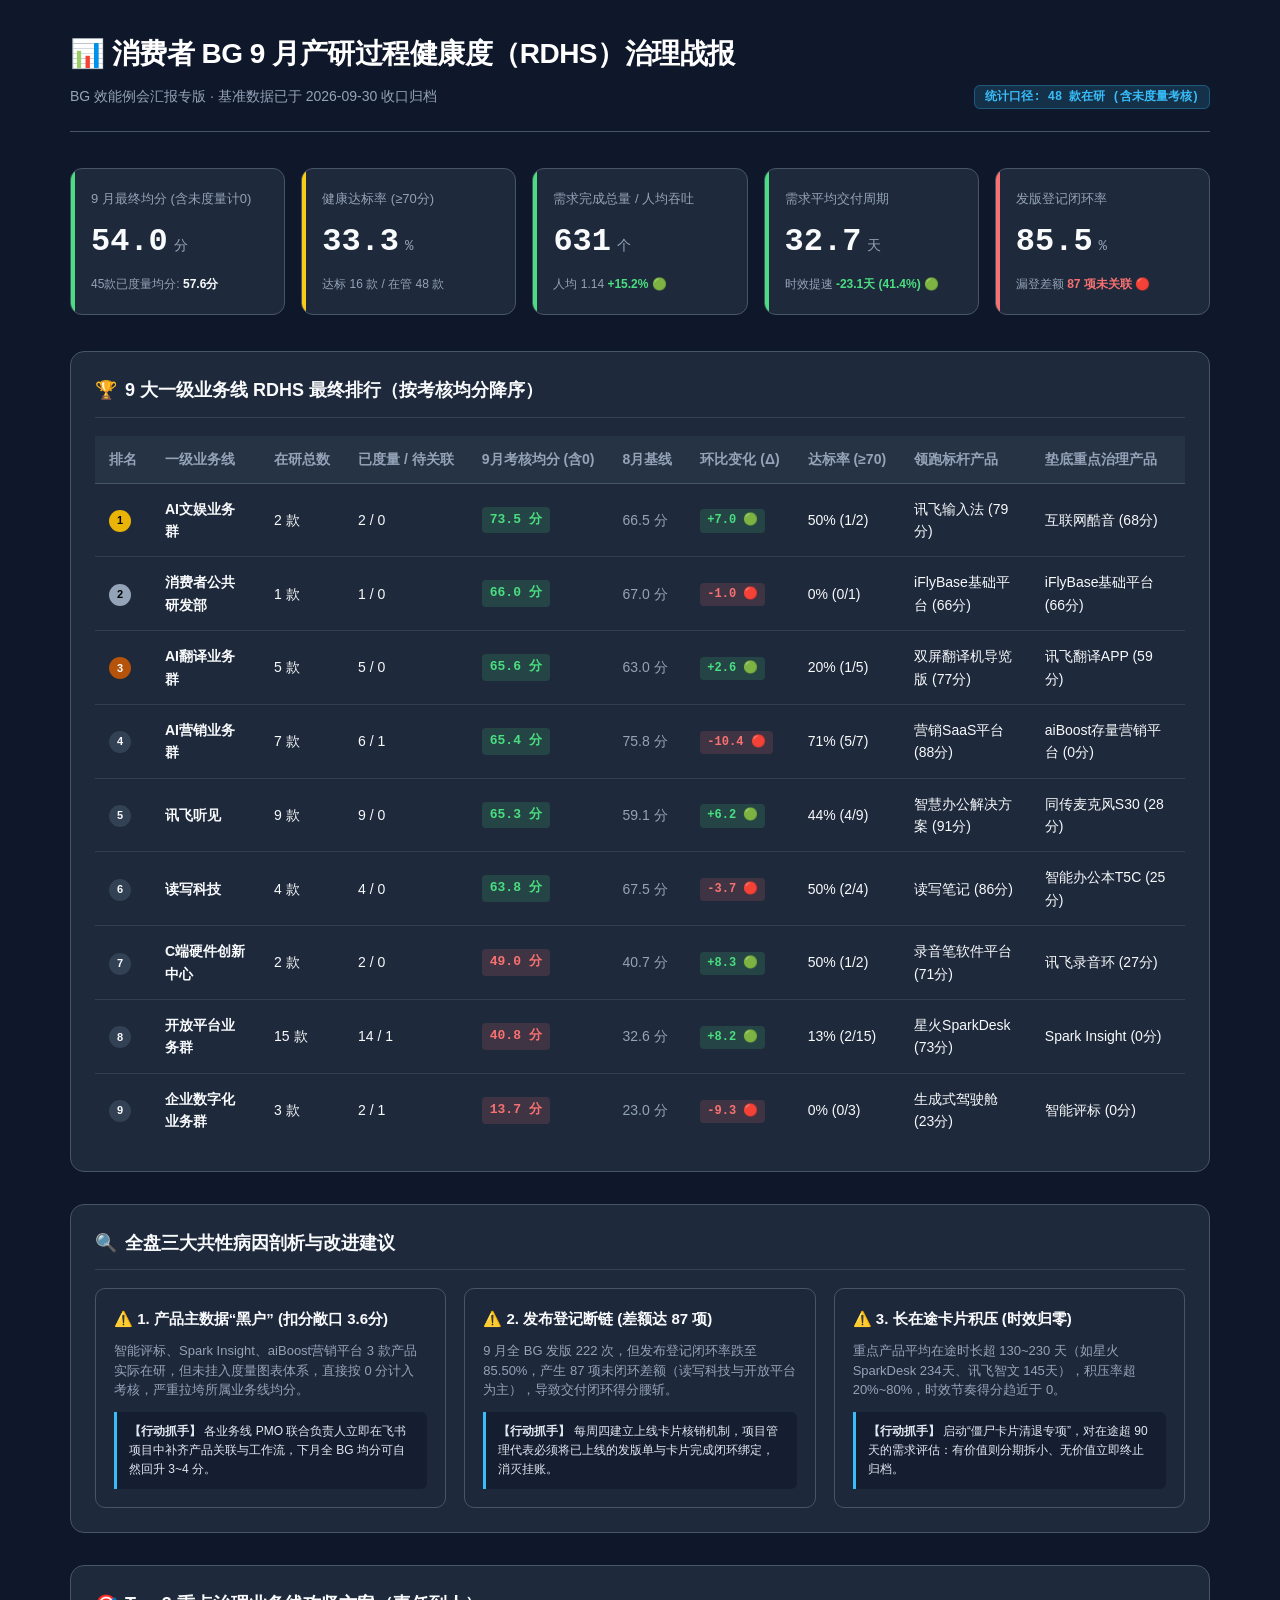
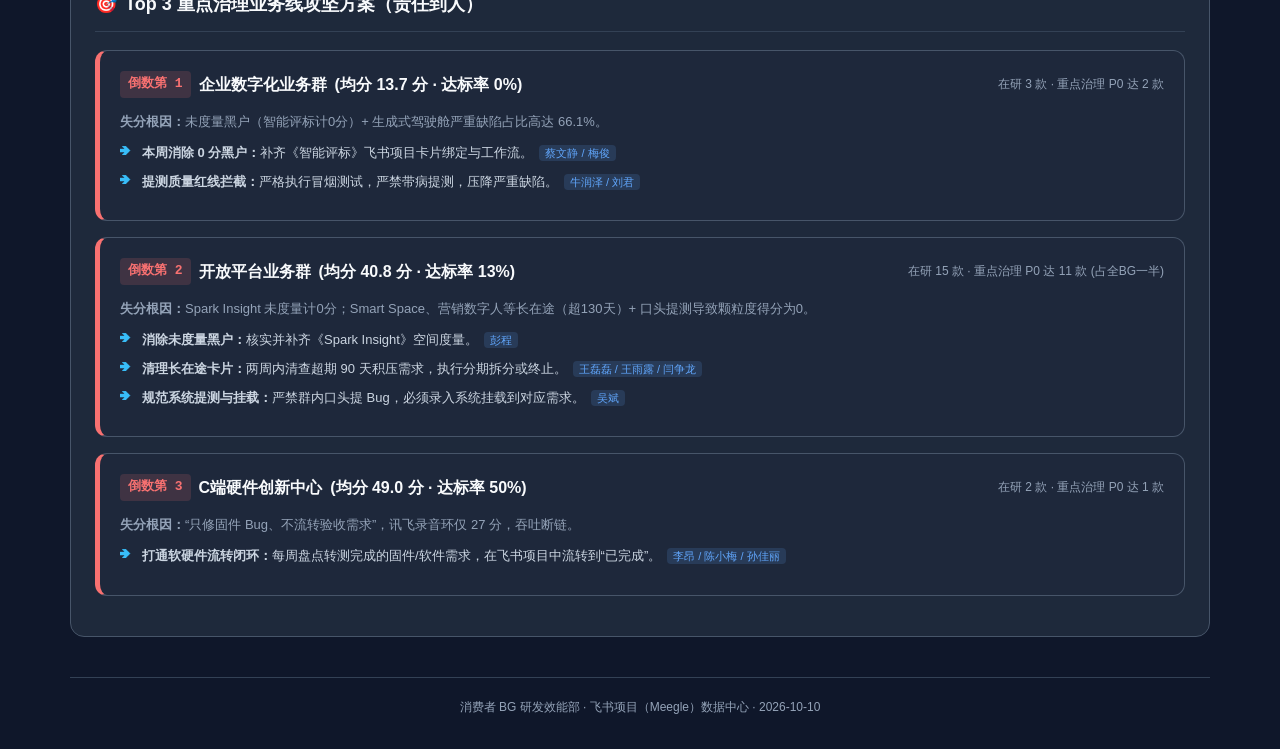
<file: 2026-09/index.html>
<!DOCTYPE html>
<html lang="zh-CN">
<head>
  <meta charset="UTF-8">
  <meta name="viewport" content="width=device-width, initial-scale=1.0">
  <title>消费者 BG 9 月产研过程健康度（RDHS）治理战报</title>
  <style>
    :root {
      --bg: #0f172a;
      --surface: #1e293b;
      --surface-card: #334155;
      --border: #475569;
      --text: #f8fafc;
      --text-muted: #94a3b8;
      --primary: #38bdf8;
      --green: #4ade80;
      --yellow: #facc15;
      --red: #f87171;
      --blue: #60a5fa;
    }
    * { box-sizing: border-box; margin: 0; padding: 0; }
    body {
      font-family: -apple-system, BlinkMacSystemFont, "PingFang SC", "Segoe UI", Roboto, "Helvetica Neue", Arial, sans-serif;
      background-color: var(--bg);
      color: var(--text);
      line-height: 1.6;
      padding: 32px 20px;
    }
    .container {
      max-width: 1140px;
      margin: 0 auto;
    }
    header {
      margin-bottom: 36px;
      border-bottom: 1px solid var(--border);
      padding-bottom: 24px;
      display: flex;
      justify-content: space-between;
      align-items: flex-end;
      flex-wrap: wrap;
      gap: 16px;
    }
    .header-main h1 {
      font-size: 28px;
      font-weight: 700;
      letter-spacing: -0.5px;
      color: #fff;
      display: flex;
      align-items: center;
      gap: 10px;
    }
    .header-main p {
      margin-top: 8px;
      color: var(--text-muted);
      font-size: 14px;
    }
    .badge-period {
      background: rgba(56, 189, 248, 0.15);
      color: var(--primary);
      border: 1px solid rgba(56, 189, 248, 0.3);
      padding: 4px 10px;
      border-radius: 6px;
      font-size: 12px;
      font-weight: 600;
      font-family: ui-monospace, SFMono-Regular, Menlo, monospace;
    }
    
    /* KPI Cards */
    .kpi-grid {
      display: grid;
      grid-template-columns: repeat(auto-fit, minmax(200px, 1fr));
      gap: 16px;
      margin-bottom: 36px;
    }
    .kpi-card {
      background: var(--surface);
      border: 1px solid var(--border);
      border-radius: 12px;
      padding: 20px;
      position: relative;
      overflow: hidden;
    }
    .kpi-card::before {
      content: "";
      position: absolute;
      top: 0;
      left: 0;
      width: 4px;
      height: 100%;
      background: var(--primary);
    }
    .kpi-card.green::before { background: var(--green); }
    .kpi-card.yellow::before { background: var(--yellow); }
    .kpi-card.red::before { background: var(--red); }
    .kpi-label {
      font-size: 13px;
      color: var(--text-muted);
      margin-bottom: 6px;
    }
    .kpi-value {
      font-size: 32px;
      font-weight: 700;
      font-family: ui-monospace, SFMono-Regular, Menlo, monospace;
      display: flex;
      align-items: baseline;
      gap: 6px;
    }
    .kpi-value small {
      font-size: 14px;
      font-weight: 500;
      color: var(--text-muted);
    }
    .kpi-meta {
      margin-top: 8px;
      font-size: 12px;
      color: var(--text-muted);
    }
    .delta-good { color: var(--green); font-weight: 600; }
    .delta-bad { color: var(--red); font-weight: 600; }
    .delta-badge {
      font-family: ui-monospace, SFMono-Regular, Menlo, monospace;
      font-weight: 700;
      padding: 2px 7px;
      border-radius: 4px;
      font-size: 12px;
      display: inline-block;
    }
    .delta-up { background: rgba(74, 222, 128, 0.15); color: var(--green); }
    .delta-down { background: rgba(248, 113, 113, 0.15); color: var(--red); }


    /* Section */
    section {
      background: var(--surface);
      border: 1px solid var(--border);
      border-radius: 14px;
      padding: 24px;
      margin-bottom: 32px;
    }
    .section-title {
      font-size: 18px;
      font-weight: 600;
      margin-bottom: 18px;
      display: flex;
      align-items: center;
      gap: 8px;
      border-bottom: 1px solid var(--surface-card);
      padding-bottom: 12px;
    }

    /* Table */
    .table-responsive {
      overflow-x: auto;
    }
    table {
      width: 100%;
      border-collapse: collapse;
      font-size: 14px;
      text-align: left;
    }
    th {
      background: rgba(51, 65, 85, 0.4);
      color: var(--text-muted);
      font-weight: 600;
      padding: 12px 14px;
      border-bottom: 1px solid var(--border);
      white-space: nowrap;
    }
    td {
      padding: 14px;
      border-bottom: 1px solid rgba(71, 85, 105, 0.5);
      color: var(--text);
    }
    tr:last-child td { border-bottom: none; }
    tr:hover td { background: rgba(255, 255, 255, 0.02); }
    .score-badge {
      font-family: ui-monospace, SFMono-Regular, Menlo, monospace;
      font-weight: 700;
      padding: 3px 8px;
      border-radius: 4px;
      font-size: 13px;
      display: inline-block;
    }
    .score-green { background: rgba(74, 222, 128, 0.15); color: var(--green); }
    .score-yellow { background: rgba(250, 204, 21, 0.15); color: var(--yellow); }
    .score-red { background: rgba(248, 113, 113, 0.15); color: var(--red); }
    .rank-num {
      width: 22px;
      height: 22px;
      border-radius: 50%;
      display: inline-flex;
      align-items: center;
      justify-content: center;
      font-size: 11px;
      font-weight: 700;
      background: var(--surface-card);
      color: var(--text);
    }
    .rank-top1 { background: #eab308; color: #000; }
    .rank-top2 { background: #94a3b8; color: #000; }
    .rank-top3 { background: #b45309; color: #fff; }

    /* Cards grid */
    .analysis-grid {
      display: grid;
      grid-template-columns: repeat(auto-fit, minmax(320px, 1fr));
      gap: 18px;
    }
    .analysis-card {
      background: rgba(30, 41, 59, 0.7);
      border: 1px solid var(--border);
      border-radius: 10px;
      padding: 18px;
    }
    .analysis-card h3 {
      font-size: 15px;
      font-weight: 600;
      margin-bottom: 10px;
      display: flex;
      align-items: center;
      gap: 6px;
    }
    .analysis-card p {
      font-size: 13px;
      color: var(--text-muted);
      margin-bottom: 12px;
      line-height: 1.5;
    }
    .action-box {
      background: rgba(15, 23, 42, 0.6);
      border-left: 3px solid var(--primary);
      padding: 10px 12px;
      border-radius: 0 6px 6px 0;
      font-size: 12px;
      color: #e2e8f0;
    }

    /* Top 3 Focus */
    .focus-card {
      border: 1px solid var(--border);
      background: rgba(30, 41, 59, 0.9);
      border-radius: 12px;
      margin-bottom: 16px;
      padding: 20px;
    }
    .focus-card.c-red { border-left: 5px solid var(--red); }
    .focus-head {
      display: flex;
      justify-content: space-between;
      align-items: center;
      margin-bottom: 14px;
      flex-wrap: wrap;
      gap: 10px;
    }
    .focus-title {
      font-size: 16px;
      font-weight: 700;
      display: flex;
      align-items: center;
      gap: 8px;
    }
    .action-steps {
      list-style: none;
      margin-top: 10px;
    }
    .action-steps li {
      position: relative;
      padding-left: 22px;
      font-size: 13px;
      margin-bottom: 8px;
      color: #cbd5e1;
    }
    .action-steps li::before {
      content: "➔";
      position: absolute;
      left: 0;
      color: var(--primary);
      font-size: 11px;
    }
    .role-tag {
      background: rgba(96, 165, 250, 0.15);
      color: var(--blue);
      padding: 2px 6px;
      border-radius: 4px;
      font-size: 11px;
      margin-left: 6px;
    }
    
    footer {
      text-align: center;
      color: var(--text-muted);
      font-size: 12px;
      margin-top: 40px;
      border-top: 1px solid var(--surface-card);
      padding-top: 20px;
    }
  </style>
</head>
<body>
  <div class="container">
    <header>
      <div class="header-main">
        <h1>📊 消费者 BG 9 月产研过程健康度（RDHS）治理战报</h1>
        <p>BG 效能例会汇报专版 · 基准数据已于 2026-09-30 收口归档</p>
      </div>
      <div>
        <span class="badge-period">统计口径: 48 款在研 (含未度量考核)</span>
      </div>
    </header>

    <!-- KPI Summary Cards -->
    <div class="kpi-grid">
      <div class="kpi-card green">
        <div class="kpi-label">9 月最终均分 (含未度量计0)</div>
        <div class="kpi-value">54.0 <small>分</small></div>
        <div class="kpi-meta">45款已度量均分: <b style="color:var(--text)">57.6分</b></div>
      </div>
      <div class="kpi-card yellow">
        <div class="kpi-label">健康达标率 (≥70分)</div>
        <div class="kpi-value">33.3 <small>%</small></div>
        <div class="kpi-meta">达标 16 款 / 在管 48 款</div>
      </div>
      <div class="kpi-card green">
        <div class="kpi-label">需求完成总量 / 人均吞吐</div>
        <div class="kpi-value">631 <small>个</small></div>
        <div class="kpi-meta">人均 1.14 <span class="delta-good">+15.2% 🟢</span></div>
      </div>
      <div class="kpi-card green">
        <div class="kpi-label">需求平均交付周期</div>
        <div class="kpi-value">32.7 <small>天</small></div>
        <div class="kpi-meta">时效提速 <span class="delta-good">-23.1天 (41.4%) 🟢</span></div>
      </div>
      <div class="kpi-card red">
        <div class="kpi-label">发版登记闭环率</div>
        <div class="kpi-value">85.5 <small>%</small></div>
        <div class="kpi-meta">漏登差额 <span class="delta-bad">87 项未关联 🔴</span></div>
      </div>
    </div>

    <!-- Section 1: Business Line Ranking -->
    <section>
      <div class="section-title">
        <span>🏆</span> 9 大一级业务线 RDHS 最终排行（按考核均分降序）
      </div>
      <div class="table-responsive">
        <table>
          <thead>
            <tr>
              <th style="width: 50px;">排名</th>
              <th>一级业务线</th>
              <th>在研总数</th>
              <th>已度量 / 待关联</th>
              <th>9月考核均分 (含0)</th>
              <th>8月基线</th>
              <th>环比变化 (Δ)</th>
              <th>达标率 (≥70)</th>
              <th>领跑标杆产品</th>
              <th>垫底重点治理产品</th>
            </tr>
          </thead>
          <tbody>
            <tr>
              <td><span class="rank-num rank-top1">1</span></td>
              <td><b>AI文娱业务群</b></td>
              <td>2 款</td>
              <td>2 / 0</td>
              <td><span class="score-badge score-green">73.5 分</span></td>
              <td style="color:var(--text-muted)">66.5 分</td>
              <td><span class="delta-badge delta-up">+7.0 🟢</span></td>
              <td>50% (1/2)</td>
              <td>讯飞输入法 (79分)</td>
              <td>互联网酷音 (68分)</td>
            </tr>
            <tr>
              <td><span class="rank-num rank-top2">2</span></td>
              <td><b>消费者公共研发部</b></td>
              <td>1 款</td>
              <td>1 / 0</td>
              <td><span class="score-badge score-green">66.0 分</span></td>
              <td style="color:var(--text-muted)">67.0 分</td>
              <td><span class="delta-badge delta-down">-1.0 🔴</span></td>
              <td>0% (0/1)</td>
              <td>iFlyBase基础平台 (66分)</td>
              <td>iFlyBase基础平台 (66分)</td>
            </tr>
            <tr>
              <td><span class="rank-num rank-top3">3</span></td>
              <td><b>AI翻译业务群</b></td>
              <td>5 款</td>
              <td>5 / 0</td>
              <td><span class="score-badge score-green">65.6 分</span></td>
              <td style="color:var(--text-muted)">63.0 分</td>
              <td><span class="delta-badge delta-up">+2.6 🟢</span></td>
              <td>20% (1/5)</td>
              <td>双屏翻译机导览版 (77分)</td>
              <td>讯飞翻译APP (59分)</td>
            </tr>
            <tr>
              <td><span class="rank-num">4</span></td>
              <td><b>AI营销业务群</b></td>
              <td>7 款</td>
              <td>6 / 1</td>
              <td><span class="score-badge score-green">65.4 分</span></td>
              <td style="color:var(--text-muted)">75.8 分</td>
              <td><span class="delta-badge delta-down">-10.4 🔴</span></td>
              <td>71% (5/7)</td>
              <td>营销SaaS平台 (88分)</td>
              <td>aiBoost存量营销平台 (0分)</td>
            </tr>
            <tr>
              <td><span class="rank-num">5</span></td>
              <td><b>讯飞听见</b></td>
              <td>9 款</td>
              <td>9 / 0</td>
              <td><span class="score-badge score-green">65.3 分</span></td>
              <td style="color:var(--text-muted)">59.1 分</td>
              <td><span class="delta-badge delta-up">+6.2 🟢</span></td>
              <td>44% (4/9)</td>
              <td>智慧办公解决方案 (91分)</td>
              <td>同传麦克风S30 (28分)</td>
            </tr>
            <tr>
              <td><span class="rank-num">6</span></td>
              <td><b>读写科技</b></td>
              <td>4 款</td>
              <td>4 / 0</td>
              <td><span class="score-badge score-green">63.8 分</span></td>
              <td style="color:var(--text-muted)">67.5 分</td>
              <td><span class="delta-badge delta-down">-3.7 🔴</span></td>
              <td>50% (2/4)</td>
              <td>读写笔记 (86分)</td>
              <td>智能办公本T5C (25分)</td>
            </tr>
            <tr>
              <td><span class="rank-num">7</span></td>
              <td><b>C端硬件创新中心</b></td>
              <td>2 款</td>
              <td>2 / 0</td>
              <td><span class="score-badge score-red">49.0 分</span></td>
              <td style="color:var(--text-muted)">40.7 分</td>
              <td><span class="delta-badge delta-up">+8.3 🟢</span></td>
              <td>50% (1/2)</td>
              <td>录音笔软件平台 (71分)</td>
              <td>讯飞录音环 (27分)</td>
            </tr>
            <tr>
              <td><span class="rank-num">8</span></td>
              <td><b>开放平台业务群</b></td>
              <td>15 款</td>
              <td>14 / 1</td>
              <td><span class="score-badge score-red">40.8 分</span></td>
              <td style="color:var(--text-muted)">32.6 分</td>
              <td><span class="delta-badge delta-up">+8.2 🟢</span></td>
              <td>13% (2/15)</td>
              <td>星火SparkDesk (73分)</td>
              <td>Spark Insight (0分)</td>
            </tr>
            <tr>
              <td><span class="rank-num">9</span></td>
              <td><b>企业数字化业务群</b></td>
              <td>3 款</td>
              <td>2 / 1</td>
              <td><span class="score-badge score-red">13.7 分</span></td>
              <td style="color:var(--text-muted)">23.0 分</td>
              <td><span class="delta-badge delta-down">-9.3 🔴</span></td>
              <td>0% (0/3)</td>
              <td>生成式驾驶舱 (23分)</td>
              <td>智能评标 (0分)</td>
            </tr>
          </tbody>
        </table>
      </div>
    </section>

    <!-- Section 2: Common Issues -->
    <section>
      <div class="section-title">
        <span>🔍</span> 全盘三大共性病因剖析与改进建议
      </div>
      <div class="analysis-grid">
        <div class="analysis-card">
          <h3>⚠️ 1. 产品主数据“黑户” (扣分敞口 3.6分)</h3>
          <p>智能评标、Spark Insight、aiBoost营销平台 3 款产品实际在研，但未挂入度量图表体系，直接按 0 分计入考核，严重拉垮所属业务线均分。</p>
          <div class="action-box">
            <b>【行动抓手】</b> 各业务线 PMO 联合负责人立即在飞书项目中补齐产品关联与工作流，下月全 BG 均分可自然回升 3~4 分。
          </div>
        </div>

        <div class="analysis-card">
          <h3>⚠️ 2. 发布登记断链 (差额达 87 项)</h3>
          <p>9 月全 BG 发版 222 次，但发布登记闭环率跌至 85.50%，产生 87 项未闭环差额（读写科技与开放平台为主），导致交付闭环得分腰斩。</p>
          <div class="action-box">
            <b>【行动抓手】</b> 每周四建立上线卡片核销机制，项目管理代表必须将已上线的发版单与卡片完成闭环绑定，消灭挂账。
          </div>
        </div>

        <div class="analysis-card">
          <h3>⚠️ 3. 长在途卡片积压 (时效归零)</h3>
          <p>重点产品平均在途时长超 130~230 天（如星火SparkDesk 234天、讯飞智文 145天），积压率超 20%~80%，时效节奏得分趋近于 0。</p>
          <div class="action-box">
            <b>【行动抓手】</b> 启动“僵尸卡片清退专项”，对在途超 90 天的需求评估：有价值则分期拆小、无价值立即终止归档。
          </div>
        </div>
      </div>
    </section>

    <!-- Section 3: Top 3 Focus -->
    <section>
      <div class="section-title">
        <span>🎯</span> Top 3 重点治理业务线攻坚方案（责任到人）
      </div>

      <!-- Line 1: Enterprise Digitization -->
      <div class="focus-card c-red">
        <div class="focus-head">
          <div class="focus-title">
            <span class="score-badge score-red">倒数第 1</span>
            <b>企业数字化业务群</b> (均分 13.7 分 · 达标率 0%)
          </div>
          <span style="font-size:12px;color:var(--text-muted)">在研 3 款 · 重点治理 P0 达 2 款</span>
        </div>
        <p style="font-size: 13px; color: var(--text-muted); margin-bottom: 10px;">
          <b>失分根因：</b>未度量黑户（智能评标计0分）+ 生成式驾驶舱严重缺陷占比高达 66.1%。
        </p>
        <ul class="action-steps">
          <li><b>本周消除 0 分黑户：</b>补齐《智能评标》飞书项目卡片绑定与工作流。<span class="role-tag">蔡文静 / 梅俊</span></li>
          <li><b>提测质量红线拦截：</b>严格执行冒烟测试，严禁带病提测，压降严重缺陷。<span class="role-tag">牛润泽 / 刘君</span></li>
        </ul>
      </div>

      <!-- Line 2: Open Platform -->
      <div class="focus-card c-red">
        <div class="focus-head">
          <div class="focus-title">
            <span class="score-badge score-red">倒数第 2</span>
            <b>开放平台业务群</b> (均分 40.8 分 · 达标率 13%)
          </div>
          <span style="font-size:12px;color:var(--text-muted)">在研 15 款 · 重点治理 P0 达 11 款 (占全BG一半)</span>
        </div>
        <p style="font-size: 13px; color: var(--text-muted); margin-bottom: 10px;">
          <b>失分根因：</b>Spark Insight 未度量计0分；Smart Space、营销数字人等长在途（超130天）+ 口头提测导致颗粒度得分为0。
        </p>
        <ul class="action-steps">
          <li><b>消除未度量黑户：</b>核实并补齐《Spark Insight》空间度量。<span class="role-tag">彭程</span></li>
          <li><b>清理长在途卡片：</b>两周内清查超期 90 天积压需求，执行分期拆分或终止。<span class="role-tag">王磊磊 / 王雨露 / 闫争龙</span></li>
          <li><b>规范系统提测与挂载：</b>严禁群内口头提 Bug，必须录入系统挂载到对应需求。<span class="role-tag">吴斌</span></li>
        </ul>
      </div>

      <!-- Line 3: Consumer Hardware -->
      <div class="focus-card c-red">
        <div class="focus-head">
          <div class="focus-title">
            <span class="score-badge score-red">倒数第 3</span>
            <b>C端硬件创新中心</b> (均分 49.0 分 · 达标率 50%)
          </div>
          <span style="font-size:12px;color:var(--text-muted)">在研 2 款 · 重点治理 P0 达 1 款</span>
        </div>
        <p style="font-size: 13px; color: var(--text-muted); margin-bottom: 10px;">
          <b>失分根因：</b>“只修固件 Bug、不流转验收需求”，讯飞录音环仅 27 分，吞吐断链。
        </p>
        <ul class="action-steps">
          <li><b>打通软硬件流转闭环：</b>每周盘点转测完成的固件/软件需求，在飞书项目中流转到“已完成”。<span class="role-tag">李昂 / 陈小梅 / 孙佳丽</span></li>
        </ul>
      </div>
    </section>

    <footer>
      消费者 BG 研发效能部 · 飞书项目（Meegle）数据中心 · 2026-10-10
    </footer>
  </div>
</body>
</html>
</file>
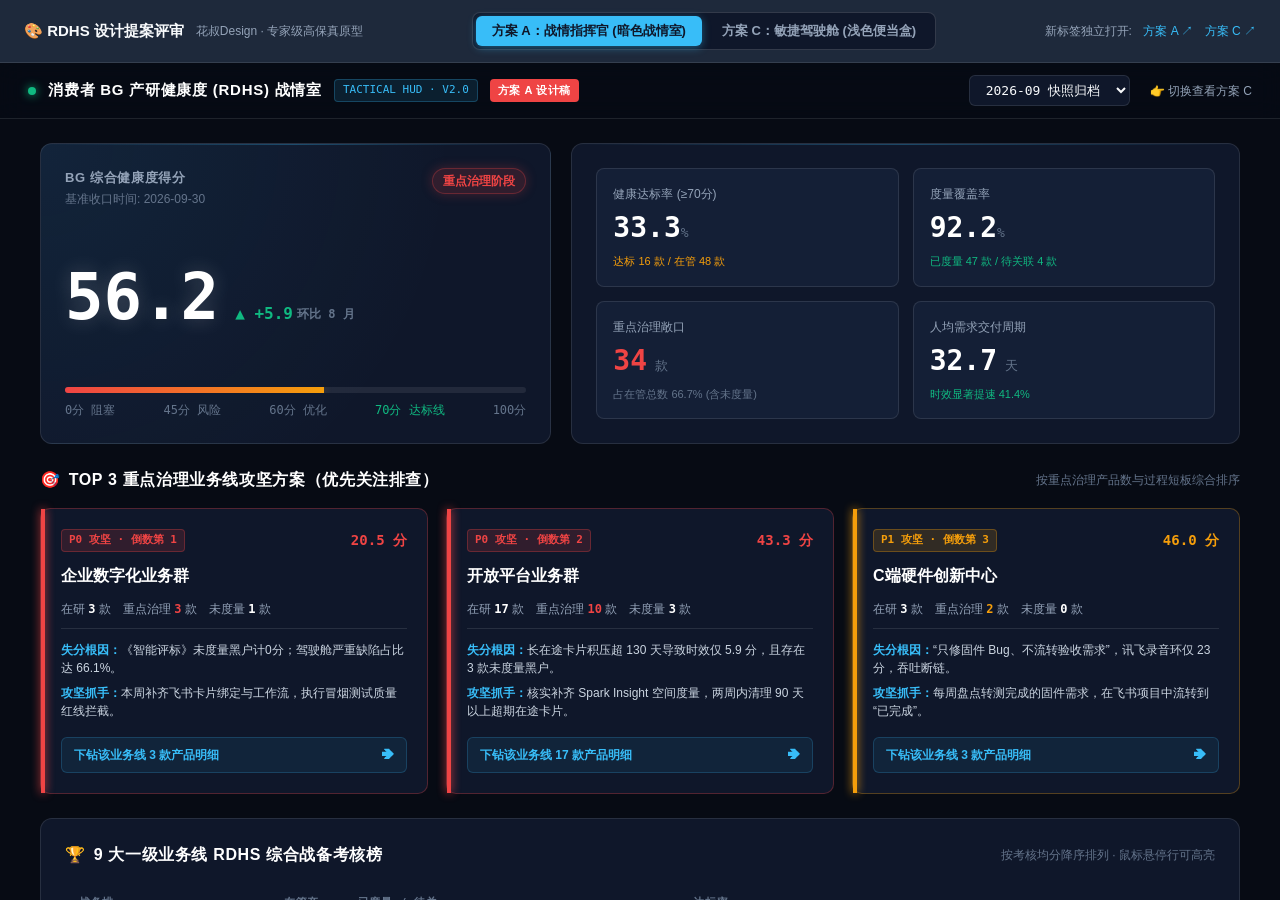
<file: previews/index.html>
<!DOCTYPE html>
<html lang="zh-CN">
<head>
  <meta charset="UTF-8">
  <meta name="viewport" content="width=device-width, initial-scale=1.0">
  <title>RDHS 前端设计方案对比 (方案 A vs 方案 C)</title>
  <style>
    * { box-sizing: border-box; margin: 0; padding: 0; }
    body {
      font-family: -apple-system, BlinkMacSystemFont, "PingFang SC", "Segoe UI", Roboto, sans-serif;
      background: #0f172a;
      color: #f8fafc;
      height: 100vh;
      display: flex;
      flex-direction: column;
      overflow: hidden;
    }
    header {
      background: #1e293b;
      border-bottom: 1px solid rgba(255, 255, 255, 0.1);
      padding: 12px 24px;
      display: flex;
      justify-content: space-between;
      align-items: center;
      flex-shrink: 0;
    }
    .brand {
      display: flex;
      align-items: center;
      gap: 12px;
      font-size: 15px;
      font-weight: 700;
    }
    .toggle-bar {
      display: flex;
      background: #0f172a;
      border: 1px solid rgba(255, 255, 255, 0.15);
      border-radius: 8px;
      padding: 3px;
      gap: 4px;
    }
    .toggle-btn {
      padding: 6px 16px;
      font-size: 13px;
      font-weight: 600;
      border-radius: 6px;
      border: none;
      background: transparent;
      color: #94a3b8;
      cursor: pointer;
      transition: all 0.15s;
    }
    .toggle-btn.active {
      background: #38bdf8;
      color: #0f172a;
      font-weight: 700;
      box-shadow: 0 2px 8px rgba(56, 189, 248, 0.4);
    }
    .links {
      font-size: 12px;
      color: #94a3b8;
    }
    .links a {
      color: #38bdf8;
      text-decoration: none;
      margin-left: 8px;
    }
    iframe {
      width: 100%;
      height: 100%;
      border: none;
      flex: 1;
    }
  </style>
</head>
<body>
  <header>
    <div class="brand">
      <span>🎨 RDHS 设计提案评审</span>
      <span style="font-size:12px;font-weight:400;color:#94a3b8;">花叔Design · 专家级高保真原型</span>
    </div>
    <div class="toggle-bar">
      <button class="toggle-btn active" id="btnA" onclick="switchPreview('A')">方案 A：战情指挥官 (暗色战情室)</button>
      <button class="toggle-btn" id="btnC" onclick="switchPreview('C')">方案 C：敏捷驾驶舱 (浅色便当盒)</button>
    </div>
    <div class="links">
      <span>新标签独立打开:</span>
      <a href="direction-a.html" target="_blank">方案 A ↗</a>
      <a href="direction-c.html" target="_blank">方案 C ↗</a>
    </div>
  </header>

  <iframe id="previewFrame" src="direction-a.html" title="RDHS 设计预览"></iframe>

  <script>
    function switchPreview(scheme) {
      const frame = document.getElementById('previewFrame');
      const btnA = document.getElementById('btnA');
      const btnC = document.getElementById('btnC');
      if (scheme === 'A') {
        frame.src = 'direction-a.html';
        btnA.classList.add('active');
        btnC.classList.remove('active');
      } else {
        frame.src = 'direction-c.html';
        btnC.classList.add('active');
        btnA.classList.remove('active');
      }
    }
  </script>
</body>
</html>
</file>
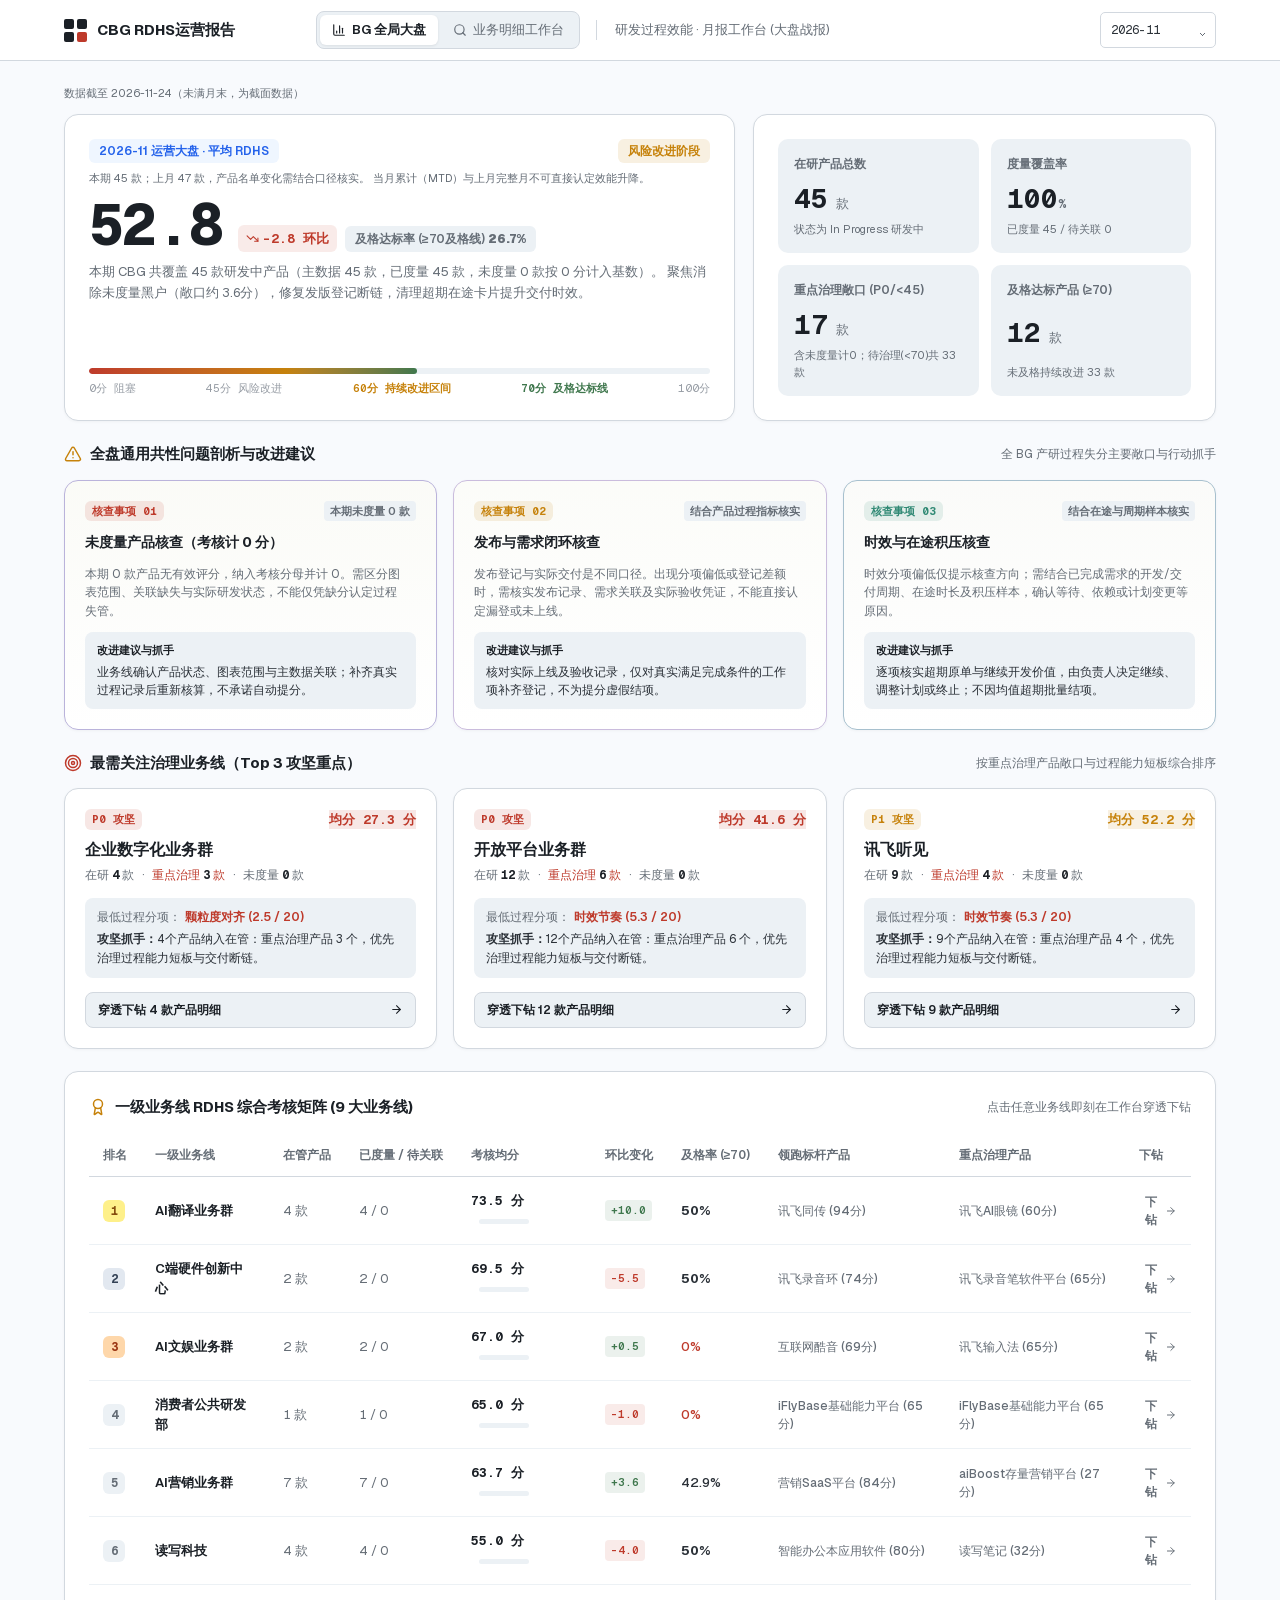
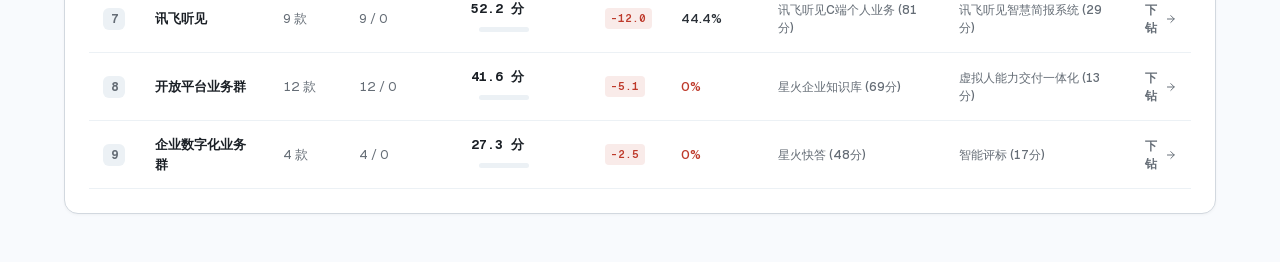
<file: monthly-summary-prototype.html>
<!doctype html>
<html lang="zh-CN">
  <head>
    <meta charset="utf-8" />
    <meta name="viewport" content="width=device-width, initial-scale=1" />
    <meta http-equiv="refresh" content="0; url=./" />
    <title>正在打开 RDHS 报告原型</title>
  </head>
  <body>
    <p><a href="./">打开 RDHS 运营报告</a></p>
  </body>
</html>
</file>
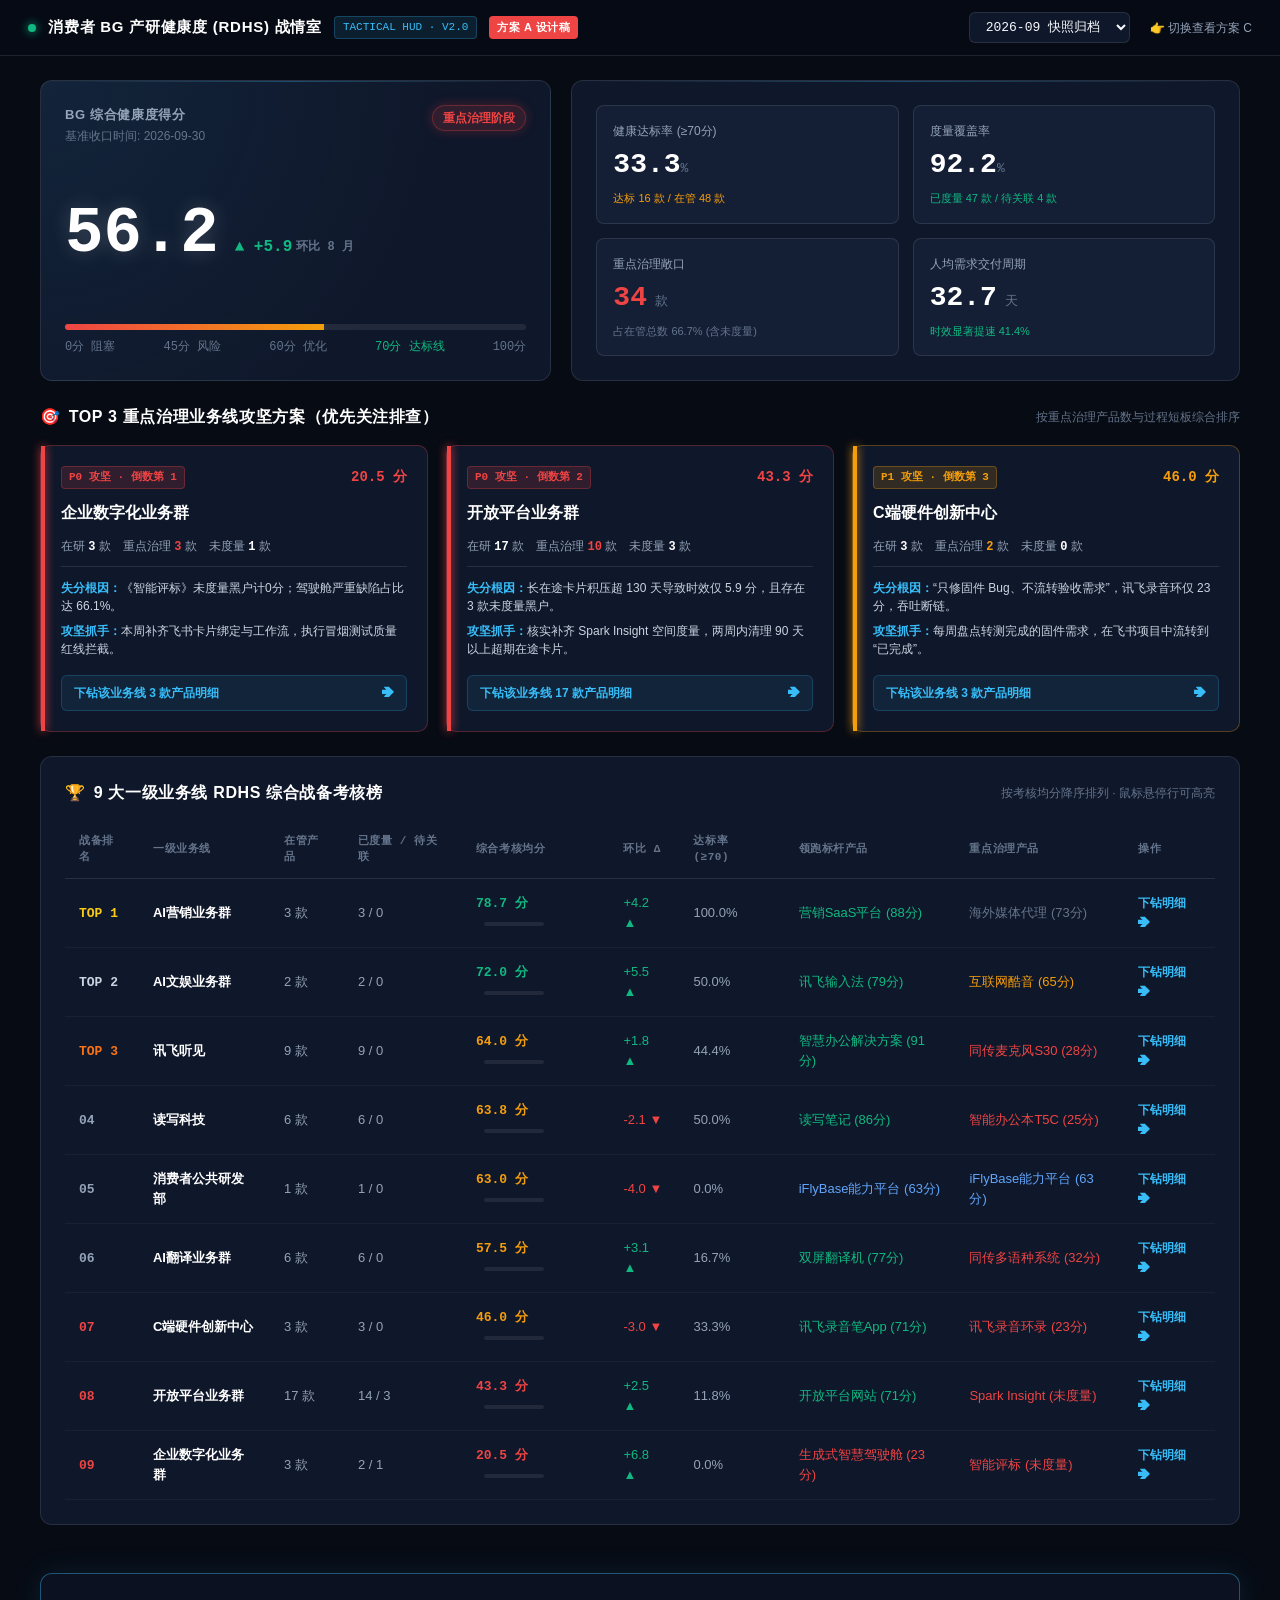
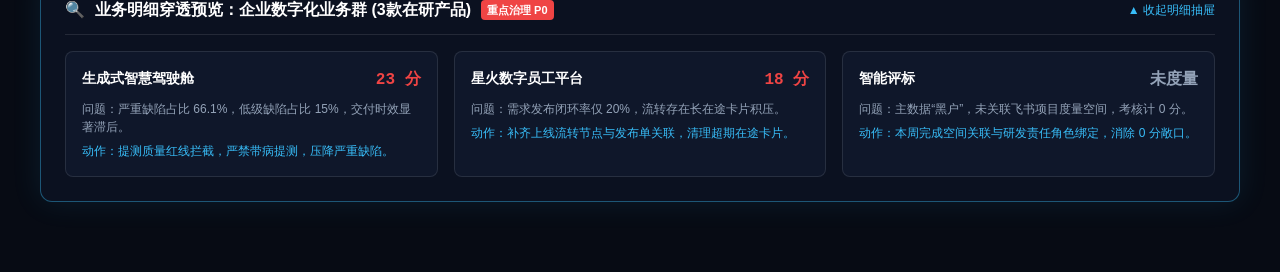
<file: previews/direction-a.html>
<!DOCTYPE html>
<html lang="zh-CN">
<head>
  <meta charset="UTF-8">
  <meta name="viewport" content="width=device-width, initial-scale=1.0">
  <title>方案 A：战情指挥官 · 沉浸式管理战情室 (Tactical Mission Control)</title>
  <style>
    :root {
      --bg: #070b14;
      --surface: #0f172a;
      --surface-card: #141f36;
      --surface-hover: #1b2947;
      --border: rgba(255, 255, 255, 0.1);
      --border-accent: rgba(56, 189, 248, 0.3);
      --text: #f8fafc;
      --text-muted: #94a3b8;
      --text-dim: #64748b;
      --primary: #38bdf8;
      --red: #ef4444;
      --red-glow: rgba(239, 68, 68, 0.25);
      --amber: #f59e0b;
      --amber-glow: rgba(245, 158, 11, 0.25);
      --green: #10b981;
      --green-glow: rgba(16, 185, 129, 0.25);
      --blue: #60a5fa;
      --mono: ui-monospace, SFMono-Regular, "JetBrains Mono", Consolas, monospace;
    }
    * { box-sizing: border-box; margin: 0; padding: 0; }
    body {
      background: var(--bg);
      color: var(--text);
      font-family: -apple-system, BlinkMacSystemFont, "PingFang SC", "Segoe UI", Roboto, sans-serif;
      line-height: 1.5;
      padding-bottom: 80px;
    }
    
    /* Top HUD Navigation */
    .hud-topbar {
      position: sticky;
      top: 0;
      z-index: 50;
      background: rgba(7, 11, 20, 0.85);
      backdrop-filter: blur(12px);
      border-bottom: 1px solid var(--border);
      padding: 12px 28px;
      display: flex;
      align-items: center;
      justify-content: space-between;
    }
    .hud-brand {
      display: flex;
      align-items: center;
      gap: 12px;
    }
    .status-pulse {
      width: 8px;
      height: 8px;
      border-radius: 50%;
      background: var(--green);
      box-shadow: 0 0 10px var(--green);
      animation: pulse 2s infinite;
    }
    @keyframes pulse {
      0%, 100% { opacity: 1; transform: scale(1); }
      50% { opacity: 0.4; transform: scale(0.85); }
    }
    .hud-title {
      font-size: 15px;
      font-weight: 700;
      letter-spacing: 0.05em;
      color: #fff;
    }
    .hud-badge {
      font-family: var(--mono);
      font-size: 11px;
      background: rgba(56, 189, 248, 0.12);
      color: var(--primary);
      border: 1px solid rgba(56, 189, 248, 0.25);
      padding: 2px 8px;
      border-radius: 4px;
    }
    .hud-controls {
      display: flex;
      align-items: center;
      gap: 12px;
    }
    .hud-select {
      background: var(--surface);
      border: 1px solid var(--border);
      color: var(--text);
      font-family: var(--mono);
      font-size: 13px;
      padding: 6px 12px;
      border-radius: 6px;
      cursor: pointer;
    }
    .scheme-badge {
      background: #ef4444;
      color: #fff;
      font-size: 11px;
      font-weight: 700;
      padding: 3px 8px;
      border-radius: 4px;
      letter-spacing: 0.05em;
    }

    .container {
      max-width: 1240px;
      margin: 24px auto 0;
      padding: 0 20px;
      display: flex;
      flex-direction: column;
      gap: 24px;
    }

    /* Hero Section: Asymmetric HUD */
    .hero-hud {
      display: grid;
      grid-template-columns: 1.3fr 1.7fr;
      gap: 20px;
    }
    .hud-card {
      background: var(--surface);
      border: 1px solid var(--border);
      border-radius: 12px;
      padding: 24px;
      position: relative;
      overflow: hidden;
    }
    .hud-card::after {
      content: "";
      position: absolute;
      top: 0;
      left: 0;
      right: 0;
      height: 1px;
      background: linear-gradient(90deg, transparent, var(--border-accent), transparent);
    }
    
    /* Left Core Gauge */
    .core-gauge {
      display: flex;
      flex-direction: column;
      justify-content: space-between;
      gap: 16px;
      background: radial-gradient(circle at top left, rgba(56, 189, 248, 0.08), transparent 70%), var(--surface);
    }
    .gauge-top {
      display: flex;
      justify-content: space-between;
      align-items: flex-start;
    }
    .gauge-label {
      font-size: 13px;
      font-weight: 600;
      text-transform: uppercase;
      letter-spacing: 0.05em;
      color: var(--text-muted);
    }
    .stage-tag {
      font-size: 12px;
      font-weight: 700;
      padding: 3px 10px;
      border-radius: 20px;
      background: rgba(239, 68, 68, 0.15);
      color: var(--red);
      border: 1px solid rgba(239, 68, 68, 0.3);
      box-shadow: 0 0 12px var(--red-glow);
    }
    .gauge-center {
      display: flex;
      align-items: baseline;
      gap: 16px;
    }
    .gauge-score {
      font-size: 64px;
      font-weight: 800;
      font-family: var(--mono);
      line-height: 1;
      color: #fff;
      text-shadow: 0 0 20px rgba(255, 255, 255, 0.2);
    }
    .gauge-delta {
      display: flex;
      align-items: center;
      gap: 4px;
      font-family: var(--mono);
      font-size: 16px;
      font-weight: 700;
      color: var(--green);
    }
    .gauge-meta {
      display: flex;
      flex-direction: column;
      gap: 8px;
    }
    .progress-bar-wrap {
      width: 100%;
      height: 6px;
      background: rgba(255, 255, 255, 0.08);
      border-radius: 3px;
      position: relative;
      overflow: hidden;
    }
    .progress-bar-fill {
      width: 56.2%;
      height: 100%;
      background: linear-gradient(90deg, var(--red), var(--amber));
      box-shadow: 0 0 8px var(--amber-glow);
    }
    .gauge-benchmark {
      display: flex;
      justify-content: space-between;
      font-size: 12px;
      color: var(--text-dim);
      font-family: var(--mono);
    }

    /* Right Support Matrix */
    .support-matrix {
      display: grid;
      grid-template-columns: 1fr 1fr;
      gap: 14px;
    }
    .matrix-cell {
      background: var(--surface-card);
      border: 1px solid var(--border);
      border-radius: 8px;
      padding: 16px;
      display: flex;
      flex-direction: column;
      justify-content: space-between;
      transition: border-color 0.15s;
    }
    .matrix-cell:hover {
      border-color: rgba(255, 255, 255, 0.2);
    }
    .cell-label {
      font-size: 12px;
      color: var(--text-muted);
      margin-bottom: 4px;
    }
    .cell-val {
      font-size: 28px;
      font-weight: 700;
      font-family: var(--mono);
      color: #fff;
    }
    .cell-unit {
      font-size: 13px;
      font-weight: 400;
      color: var(--text-dim);
    }
    .cell-sub {
      font-size: 11px;
      color: var(--text-dim);
      margin-top: 4px;
    }

    /* Section Header */
    .section-head {
      display: flex;
      justify-content: space-between;
      align-items: center;
      margin-bottom: 16px;
    }
    .section-title {
      font-size: 16px;
      font-weight: 700;
      display: flex;
      align-items: center;
      gap: 8px;
      color: #fff;
      text-transform: uppercase;
      letter-spacing: 0.04em;
    }
    .section-hint {
      font-size: 12px;
      color: var(--text-dim);
    }

    /* Top 3 Attack Cards */
    .attack-grid {
      display: grid;
      grid-template-columns: repeat(3, 1fr);
      gap: 18px;
    }
    .attack-card {
      background: var(--surface);
      border: 1px solid rgba(239, 68, 68, 0.3);
      border-radius: 10px;
      padding: 20px;
      position: relative;
      cursor: pointer;
      transition: all 0.2s cubic-bezier(0.16, 1, 0.3, 1);
      display: flex;
      flex-direction: column;
      gap: 12px;
    }
    .attack-card:hover {
      transform: translateY(-2px);
      box-shadow: 0 8px 24px rgba(239, 68, 68, 0.15);
      border-color: var(--red);
    }
    .attack-card::before {
      content: "";
      position: absolute;
      top: 0;
      left: 0;
      width: 4px;
      height: 100%;
      background: var(--red);
      box-shadow: 0 0 10px var(--red);
    }
    .attack-p1::before {
      background: var(--amber);
      box-shadow: 0 0 10px var(--amber);
    }
    .attack-p1 {
      border-color: rgba(245, 158, 11, 0.3);
    }
    .attack-top {
      display: flex;
      justify-content: space-between;
      align-items: center;
    }
    .priority-badge {
      font-family: var(--mono);
      font-size: 11px;
      font-weight: 700;
      background: rgba(239, 68, 68, 0.15);
      color: var(--red);
      border: 1px solid rgba(239, 68, 68, 0.3);
      padding: 2px 7px;
      border-radius: 4px;
    }
    .attack-p1 .priority-badge {
      background: rgba(245, 158, 11, 0.15);
      color: var(--amber);
      border-color: rgba(245, 158, 11, 0.3);
    }
    .attack-score {
      font-family: var(--mono);
      font-size: 14px;
      font-weight: 700;
      color: var(--red);
    }
    .attack-p1 .attack-score {
      color: var(--amber);
    }
    .attack-name {
      font-size: 16px;
      font-weight: 700;
      color: #fff;
    }
    .attack-stat-row {
      display: flex;
      gap: 12px;
      font-size: 12px;
      color: var(--text-muted);
      border-bottom: 1px solid var(--border);
      padding-bottom: 10px;
    }
    .attack-stat-row b {
      color: #fff;
      font-family: var(--mono);
    }
    .attack-detail {
      font-size: 12px;
      color: #cbd5e1;
      line-height: 1.55;
      flex: 1;
    }
    .attack-detail strong {
      color: var(--primary);
    }
    .attack-btn {
      margin-top: 4px;
      display: flex;
      align-items: center;
      justify-content: space-between;
      font-size: 12px;
      font-weight: 600;
      color: var(--primary);
      background: rgba(56, 189, 248, 0.08);
      border: 1px solid rgba(56, 189, 248, 0.2);
      padding: 8px 12px;
      border-radius: 6px;
      transition: background 0.15s;
    }
    .attack-card:hover .attack-btn {
      background: rgba(56, 189, 248, 0.18);
    }

    /* Ranking Table */
    .ranking-section {
      background: var(--surface);
      border: 1px solid var(--border);
      border-radius: 12px;
      padding: 24px;
    }
    .hud-table {
      width: 100%;
      border-collapse: collapse;
      font-size: 13px;
      text-align: left;
    }
    .hud-table th {
      padding: 12px 14px;
      border-bottom: 1px solid var(--border);
      color: var(--text-dim);
      font-family: var(--mono);
      text-transform: uppercase;
      font-size: 11px;
      letter-spacing: 0.05em;
    }
    .hud-table td {
      padding: 14px;
      border-bottom: 1px solid rgba(255, 255, 255, 0.04);
      color: var(--text-muted);
    }
    .hud-table tr:hover td {
      background: var(--surface-card);
      color: #fff;
    }
    .rank-cell {
      font-family: var(--mono);
      font-weight: 700;
      font-size: 13px;
    }
    .rank-top1 { color: #facc15; }
    .rank-top2 { color: #cbd5e1; }
    .rank-top3 { color: #f97316; }
    .line-name {
      font-weight: 600;
      color: #fff;
    }
    .score-cell {
      font-family: var(--mono);
      font-weight: 700;
    }
    .score-g { color: var(--green); }
    .score-a { color: var(--amber); }
    .score-r { color: var(--red); }
    .mini-bar {
      width: 60px;
      height: 4px;
      background: rgba(255, 255, 255, 0.08);
      border-radius: 2px;
      display: inline-block;
      vertical-align: middle;
      margin-left: 8px;
      overflow: hidden;
    }
    .mini-fill {
      height: 100%;
    }
    .action-link {
      color: var(--primary);
      text-decoration: none;
      font-weight: 600;
      font-size: 12px;
    }
    .action-link:hover {
      text-decoration: underline;
    }

    /* Drilldown Drawer Simulation */
    .drilldown-panel {
      margin-top: 24px;
      background: #0b1120;
      border: 1px solid rgba(56, 189, 248, 0.4);
      border-radius: 12px;
      padding: 24px;
      box-shadow: 0 0 30px rgba(56, 189, 248, 0.1);
    }
    .drawer-head {
      display: flex;
      justify-content: space-between;
      align-items: center;
      margin-bottom: 16px;
      border-bottom: 1px solid var(--border);
      padding-bottom: 12px;
    }
    .drawer-title {
      font-size: 16px;
      font-weight: 700;
      color: #fff;
      display: flex;
      align-items: center;
      gap: 10px;
    }
    .drawer-badge {
      background: var(--red);
      color: #fff;
      font-size: 11px;
      padding: 2px 6px;
      border-radius: 4px;
      font-weight: 700;
    }
    .product-cards-grid {
      display: grid;
      grid-template-columns: repeat(3, 1fr);
      gap: 16px;
    }
    .p-card {
      background: var(--surface);
      border: 1px solid var(--border);
      border-radius: 8px;
      padding: 16px;
    }
    .p-card-head {
      display: flex;
      justify-content: space-between;
      margin-bottom: 8px;
    }
    .p-name { font-weight: 700; font-size: 14px; color: #fff; }
    .p-score { font-family: var(--mono); font-weight: 700; color: var(--red); }
    .p-problem { font-size: 12px; color: var(--text-muted); margin-bottom: 6px; }
    .p-action { font-size: 12px; color: #38bdf8; }
  </style>
</head>
<body>
  <!-- Top HUD Bar -->
  <header class="hud-topbar">
    <div class="hud-brand">
      <span class="status-pulse"></span>
      <span class="hud-title">消费者 BG 产研健康度 (RDHS) 战情室</span>
      <span class="hud-badge">TACTICAL HUD · V2.0</span>
      <span class="scheme-badge">方案 A 设计稿</span>
    </div>
    <div class="hud-controls">
      <select class="hud-select" aria-label="快照月份">
        <option>2026-09 快照归档</option>
        <option>2026-08 历史快照</option>
      </select>
      <a href="direction-c.html" style="color:var(--text-muted);font-size:12px;text-decoration:none;margin-left:8px;">👉 切换查看方案 C</a>
    </div>
  </header>

  <main class="container">
    <!-- Section 1: Non-symmetric HUD Hero -->
    <div class="hero-hud">
      <!-- Core Gauge -->
      <div class="hud-card core-gauge">
        <div class="gauge-top">
          <div>
            <div class="gauge-label">BG 综合健康度得分</div>
            <div style="font-size:12px;color:var(--text-dim);margin-top:2px;">基准收口时间: 2026-09-30</div>
          </div>
          <span class="stage-tag">重点治理阶段</span>
        </div>

        <div class="gauge-center">
          <div class="gauge-score">56.2</div>
          <div class="gauge-delta">
            ▲ +5.9 <small style="font-size:12px;color:var(--text-dim)">环比 8 月</small>
          </div>
        </div>

        <div class="gauge-meta">
          <div class="progress-bar-wrap">
            <div class="progress-bar-fill"></div>
          </div>
          <div class="gauge-benchmark">
            <span>0分 阻塞</span>
            <span>45分 风险</span>
            <span>60分 优化</span>
            <span style="color:var(--green)">70分 达标线</span>
            <span>100分</span>
          </div>
        </div>
      </div>

      <!-- Support Matrix -->
      <div class="hud-card support-matrix">
        <div class="matrix-cell">
          <div class="cell-label">健康达标率 (≥70分)</div>
          <div class="cell-val">33.3<span class="cell-unit">%</span></div>
          <div class="cell-sub" style="color:var(--amber)">达标 16 款 / 在管 48 款</div>
        </div>

        <div class="matrix-cell">
          <div class="cell-label">度量覆盖率</div>
          <div class="cell-val">92.2<span class="cell-unit">%</span></div>
          <div class="cell-sub" style="color:var(--green)">已度量 47 款 / 待关联 4 款</div>
        </div>

        <div class="matrix-cell">
          <div class="cell-label">重点治理敞口</div>
          <div class="cell-val" style="color:var(--red)">34<span class="cell-unit"> 款</span></div>
          <div class="cell-sub">占在管总数 66.7% (含未度量)</div>
        </div>

        <div class="matrix-cell">
          <div class="cell-label">人均需求交付周期</div>
          <div class="cell-val">32.7<span class="cell-unit"> 天</span></div>
          <div class="cell-sub" style="color:var(--green)">时效显著提速 41.4%</div>
        </div>
      </div>
    </div>

    <!-- Section 2: Top 3 Attack Focus Cards -->
    <div>
      <div class="section-head">
        <div class="section-title">
          <span style="color:var(--red)">🎯</span> Top 3 重点治理业务线攻坚方案（优先关注排查）
        </div>
        <span class="section-hint">按重点治理产品数与过程短板综合排序</span>
      </div>

      <div class="attack-grid">
        <!-- Line 1: Enterprise Digitization -->
        <div class="attack-card" onclick="alert('点击已穿透下钻至【企业数字化业务群】明细工作台！')">
          <div class="attack-top">
            <span class="priority-badge">P0 攻坚 · 倒数第 1</span>
            <span class="attack-score">20.5 分</span>
          </div>
          <div class="attack-name">企业数字化业务群</div>
          <div class="attack-stat-row">
            <span>在研 <b>3</b> 款</span>
            <span>重点治理 <b style="color:var(--red)">3</b> 款</span>
            <span>未度量 <b>1</b> 款</span>
          </div>
          <div class="attack-detail">
            <p><strong>失分根因：</strong>《智能评标》未度量黑户计0分；驾驶舱严重缺陷占比达 66.1%。</p>
            <p style="margin-top:6px;"><strong>攻坚抓手：</strong>本周补齐飞书卡片绑定与工作流，执行冒烟测试质量红线拦截。</p>
          </div>
          <div class="attack-btn">
            <span>下钻该业务线 3 款产品明细</span>
            <span>➔</span>
          </div>
        </div>

        <!-- Line 2: Open Platform -->
        <div class="attack-card" onclick="alert('点击已穿透下钻至【开放平台业务群】明细工作台！')">
          <div class="attack-top">
            <span class="priority-badge">P0 攻坚 · 倒数第 2</span>
            <span class="attack-score">43.3 分</span>
          </div>
          <div class="attack-name">开放平台业务群</div>
          <div class="attack-stat-row">
            <span>在研 <b>17</b> 款</span>
            <span>重点治理 <b style="color:var(--red)">10</b> 款</span>
            <span>未度量 <b>3</b> 款</span>
          </div>
          <div class="attack-detail">
            <p><strong>失分根因：</strong>长在途卡片积压超 130 天导致时效仅 5.9 分，且存在 3 款未度量黑户。</p>
            <p style="margin-top:6px;"><strong>攻坚抓手：</strong>核实补齐 Spark Insight 空间度量，两周内清理 90 天以上超期在途卡片。</p>
          </div>
          <div class="attack-btn">
            <span>下钻该业务线 17 款产品明细</span>
            <span>➔</span>
          </div>
        </div>

        <!-- Line 3: Hardware -->
        <div class="attack-card attack-p1" onclick="alert('点击已穿透下钻至【C端硬件创新中心】明细工作台！')">
          <div class="attack-top">
            <span class="priority-badge">P1 攻坚 · 倒数第 3</span>
            <span class="attack-score">46.0 分</span>
          </div>
          <div class="attack-name">C端硬件创新中心</div>
          <div class="attack-stat-row">
            <span>在研 <b>3</b> 款</span>
            <span>重点治理 <b style="color:var(--amber)">2</b> 款</span>
            <span>未度量 <b>0</b> 款</span>
          </div>
          <div class="attack-detail">
            <p><strong>失分根因：</strong>“只修固件 Bug、不流转验收需求”，讯飞录音环仅 23 分，吞吐断链。</p>
            <p style="margin-top:6px;"><strong>攻坚抓手：</strong>每周盘点转测完成的固件需求，在飞书项目中流转到“已完成”。</p>
          </div>
          <div class="attack-btn">
            <span>下钻该业务线 3 款产品明细</span>
            <span>➔</span>
          </div>
        </div>
      </div>
    </div>

    <!-- Section 3: Ranking Table -->
    <div class="ranking-section">
      <div class="section-head">
        <div class="section-title">
          <span>🏆</span> 9 大一级业务线 RDHS 综合战备考核榜
        </div>
        <span class="section-hint">按考核均分降序排列 · 鼠标悬停行可高亮</span>
      </div>

      <table class="hud-table">
        <thead>
          <tr>
            <th>战备排名</th>
            <th>一级业务线</th>
            <th>在管产品</th>
            <th>已度量 / 待关联</th>
            <th>综合考核均分</th>
            <th>环比 Δ</th>
            <th>达标率 (≥70)</th>
            <th>领跑标杆产品</th>
            <th>重点治理产品</th>
            <th>操作</th>
          </tr>
        </thead>
        <tbody>
          <tr>
            <td><span class="rank-cell rank-top1">TOP 1</span></td>
            <td><span class="line-name">AI营销业务群</span></td>
            <td>3 款</td>
            <td>3 / 0</td>
            <td><span class="score-cell score-g">78.7 分</span><span class="mini-bar"><i class="mini-fill" style="width:78.7%;background:var(--green)"></i></span></td>
            <td style="color:var(--green)">+4.2 ▲</td>
            <td>100.0%</td>
            <td style="color:var(--green)">营销SaaS平台 (88分)</td>
            <td style="color:var(--text-dim)">海外媒体代理 (73分)</td>
            <td><a href="javascript:void(0)" class="action-link" onclick="alert('下钻至【AI营销业务群】')">下钻明细 ➔</a></td>
          </tr>
          <tr>
            <td><span class="rank-cell rank-top2">TOP 2</span></td>
            <td><span class="line-name">AI文娱业务群</span></td>
            <td>2 款</td>
            <td>2 / 0</td>
            <td><span class="score-cell score-g">72.0 分</span><span class="mini-bar"><i class="mini-fill" style="width:72%;background:var(--green)"></i></span></td>
            <td style="color:var(--green)">+5.5 ▲</td>
            <td>50.0%</td>
            <td style="color:var(--green)">讯飞输入法 (79分)</td>
            <td style="color:var(--amber)">互联网酷音 (65分)</td>
            <td><a href="javascript:void(0)" class="action-link" onclick="alert('下钻至【AI文娱业务群】')">下钻明细 ➔</a></td>
          </tr>
          <tr>
            <td><span class="rank-cell rank-top3">TOP 3</span></td>
            <td><span class="line-name">讯飞听见</span></td>
            <td>9 款</td>
            <td>9 / 0</td>
            <td><span class="score-cell score-a">64.0 分</span><span class="mini-bar"><i class="mini-fill" style="width:64%;background:var(--blue)"></i></span></td>
            <td style="color:var(--green)">+1.8 ▲</td>
            <td>44.4%</td>
            <td style="color:var(--green)">智慧办公解决方案 (91分)</td>
            <td style="color:var(--red)">同传麦克风S30 (28分)</td>
            <td><a href="javascript:void(0)" class="action-link" onclick="alert('下钻至【讯飞听见】')">下钻明细 ➔</a></td>
          </tr>
          <tr>
            <td><span class="rank-cell">04</span></td>
            <td><span class="line-name">读写科技</span></td>
            <td>6 款</td>
            <td>6 / 0</td>
            <td><span class="score-cell score-a">63.8 分</span><span class="mini-bar"><i class="mini-fill" style="width:63.8%;background:var(--blue)"></i></span></td>
            <td style="color:var(--red)">-2.1 ▼</td>
            <td>50.0%</td>
            <td style="color:var(--green)">读写笔记 (86分)</td>
            <td style="color:var(--red)">智能办公本T5C (25分)</td>
            <td><a href="javascript:void(0)" class="action-link" onclick="alert('下钻至【读写科技】')">下钻明细 ➔</a></td>
          </tr>
          <tr>
            <td><span class="rank-cell">05</span></td>
            <td><span class="line-name">消费者公共研发部</span></td>
            <td>1 款</td>
            <td>1 / 0</td>
            <td><span class="score-cell score-a">63.0 分</span><span class="mini-bar"><i class="mini-fill" style="width:63%;background:var(--blue)"></i></span></td>
            <td style="color:var(--red)">-4.0 ▼</td>
            <td>0.0%</td>
            <td style="color:var(--blue)">iFlyBase能力平台 (63分)</td>
            <td style="color:var(--blue)">iFlyBase能力平台 (63分)</td>
            <td><a href="javascript:void(0)" class="action-link" onclick="alert('下钻至【公共研发部】')">下钻明细 ➔</a></td>
          </tr>
          <tr>
            <td><span class="rank-cell">06</span></td>
            <td><span class="line-name">AI翻译业务群</span></td>
            <td>6 款</td>
            <td>6 / 0</td>
            <td><span class="score-cell score-a">57.5 分</span><span class="mini-bar"><i class="mini-fill" style="width:57.5%;background:var(--amber)"></i></span></td>
            <td style="color:var(--green)">+3.1 ▲</td>
            <td>16.7%</td>
            <td style="color:var(--green)">双屏翻译机 (77分)</td>
            <td style="color:var(--red)">同传多语种系统 (32分)</td>
            <td><a href="javascript:void(0)" class="action-link" onclick="alert('下钻至【AI翻译】')">下钻明细 ➔</a></td>
          </tr>
          <tr>
            <td><span class="rank-cell" style="color:var(--red)">07</span></td>
            <td><span class="line-name">C端硬件创新中心</span></td>
            <td>3 款</td>
            <td>3 / 0</td>
            <td><span class="score-cell score-a">46.0 分</span><span class="mini-bar"><i class="mini-fill" style="width:46%;background:var(--amber)"></i></span></td>
            <td style="color:var(--red)">-3.0 ▼</td>
            <td>33.3%</td>
            <td style="color:var(--green)">讯飞录音笔App (71分)</td>
            <td style="color:var(--red)">讯飞录音环录 (23分)</td>
            <td><a href="javascript:void(0)" class="action-link" onclick="alert('下钻至【硬件中心】')">下钻明细 ➔</a></td>
          </tr>
          <tr>
            <td><span class="rank-cell" style="color:var(--red)">08</span></td>
            <td><span class="line-name">开放平台业务群</span></td>
            <td>17 款</td>
            <td>14 / 3</td>
            <td><span class="score-cell score-r">43.3 分</span><span class="mini-bar"><i class="mini-fill" style="width:43.3%;background:var(--red)"></i></span></td>
            <td style="color:var(--green)">+2.5 ▲</td>
            <td>11.8%</td>
            <td style="color:var(--green)">开放平台网站 (71分)</td>
            <td style="color:var(--red)">Spark Insight (未度量)</td>
            <td><a href="javascript:void(0)" class="action-link" onclick="alert('下钻至【开放平台】')">下钻明细 ➔</a></td>
          </tr>
          <tr>
            <td><span class="rank-cell" style="color:var(--red)">09</span></td>
            <td><span class="line-name">企业数字化业务群</span></td>
            <td>3 款</td>
            <td>2 / 1</td>
            <td><span class="score-cell score-r">20.5 分</span><span class="mini-bar"><i class="mini-fill" style="width:20.5%;background:var(--red)"></i></span></td>
            <td style="color:var(--green)">+6.8 ▲</td>
            <td>0.0%</td>
            <td style="color:var(--red)">生成式智慧驾驶舱 (23分)</td>
            <td style="color:var(--red)">智能评标 (未度量)</td>
            <td><a href="javascript:void(0)" class="action-link" onclick="alert('下钻至【企业数字化】')">下钻明细 ➔</a></td>
          </tr>
        </tbody>
      </table>
    </div>

    <!-- Section 4: Live Drilldown Drawer Preview -->
    <div class="drilldown-panel">
      <div class="drawer-head">
        <div class="drawer-title">
          <span>🔍</span> 业务明细穿透预览：企业数字化业务群 (3款在研产品)
          <span class="drawer-badge">重点治理 P0</span>
        </div>
        <span style="font-size:12px;color:var(--primary);cursor:pointer;" onclick="alert('收起抽屉')">▲ 收起明细抽屉</span>
      </div>

      <div class="product-cards-grid">
        <div class="p-card">
          <div class="p-card-head">
            <span class="p-name">生成式智慧驾驶舱</span>
            <span class="p-score">23 分</span>
          </div>
          <div class="p-problem">问题：严重缺陷占比 66.1%，低级缺陷占比 15%，交付时效显著滞后。</div>
          <div class="p-action">动作：提测质量红线拦截，严禁带病提测，压降严重缺陷。</div>
        </div>

        <div class="p-card">
          <div class="p-card-head">
            <span class="p-name">星火数字员工平台</span>
            <span class="p-score">18 分</span>
          </div>
          <div class="p-problem">问题：需求发布闭环率仅 20%，流转存在长在途卡片积压。</div>
          <div class="p-action">动作：补齐上线流转节点与发布单关联，清理超期在途卡片。</div>
        </div>

        <div class="p-card">
          <div class="p-card-head">
            <span class="p-name">智能评标</span>
            <span class="p-score" style="color:#94a3b8">未度量</span>
          </div>
          <div class="p-problem">问题：主数据“黑户”，未关联飞书项目度量空间，考核计 0 分。</div>
          <div class="p-action">动作：本周完成空间关联与研发责任角色绑定，消除 0 分敞口。</div>
        </div>
      </div>
    </div>
  </main>
</body>
</html>
</file>
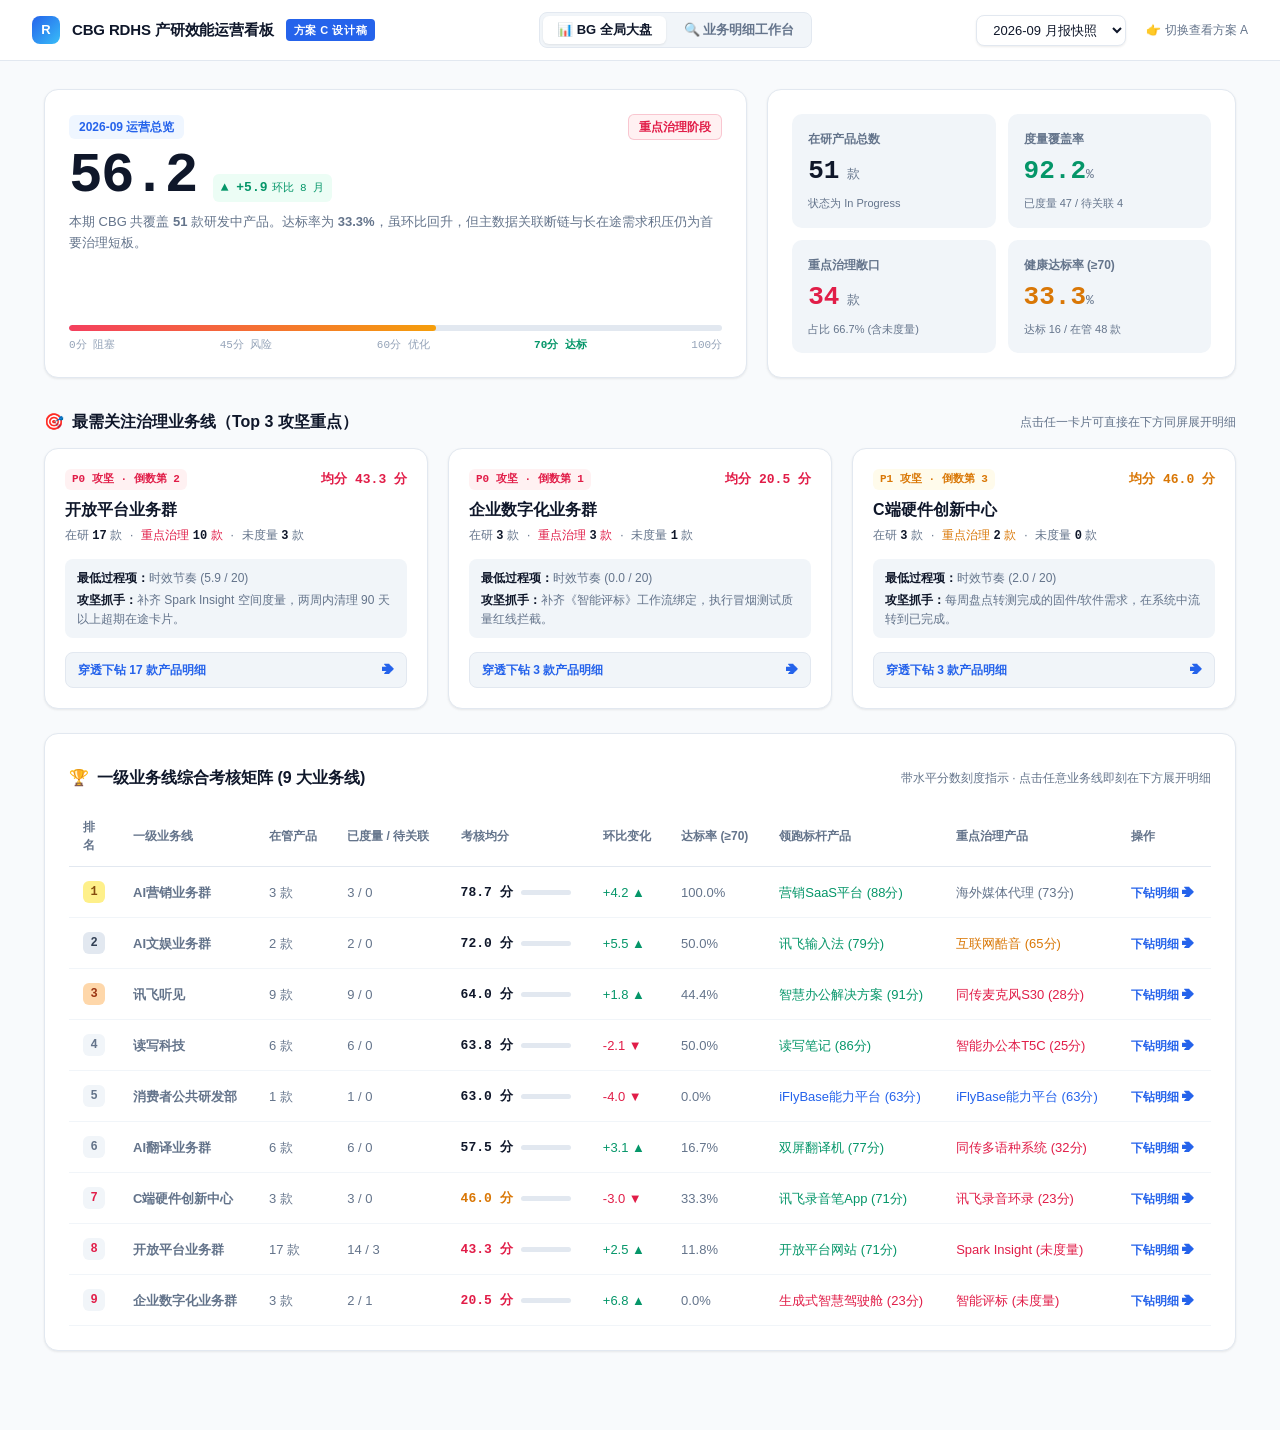
<file: previews/direction-c.html>
<!DOCTYPE html>
<html lang="zh-CN">
<head>
  <meta charset="UTF-8">
  <meta name="viewport" content="width=device-width, initial-scale=1.0">
  <title>方案 C：敏捷驾驶舱 · 模块化 Bento 便当盒工作台 (Modular Bento Cockpit)</title>
  <style>
    :root {
      --bg: #f8fafc;
      --surface: #ffffff;
      --surface-subtle: #f1f5f9;
      --surface-hover: #f8fafc;
      --border: #e2e8f0;
      --border-focus: #3b82f6;
      --text-main: #0f172a;
      --text-muted: #64748b;
      --text-faint: #94a3b8;
      --brand: #2563eb;
      --brand-light: #eff6ff;
      --red: #e11d48;
      --red-bg: #fff1f2;
      --amber: #d97706;
      --amber-bg: #fffbeb;
      --green: #059669;
      --green-bg: #ecfdf5;
      --blue: #2563eb;
      --blue-bg: #eff6ff;
      --shadow-sm: 0 1px 3px rgba(0, 0, 0, 0.05), 0 1px 2px rgba(0, 0, 0, 0.03);
      --shadow-md: 0 4px 12px rgba(0, 0, 0, 0.05);
      --mono: ui-monospace, SFMono-Regular, "JetBrains Mono", Menlo, Consolas, monospace;
    }
    * { box-sizing: border-box; margin: 0; padding: 0; }
    body {
      background: var(--bg);
      color: var(--text-main);
      font-family: -apple-system, BlinkMacSystemFont, "PingFang SC", "Segoe UI", Roboto, sans-serif;
      line-height: 1.5;
      padding-bottom: 80px;
      -webkit-font-smoothing: antialiased;
    }

    /* Top Navigation Bar */
    .bento-nav {
      position: sticky;
      top: 0;
      z-index: 50;
      background: rgba(255, 255, 255, 0.9);
      backdrop-filter: blur(12px);
      border-bottom: 1px solid var(--border);
      padding: 12px 32px;
      display: flex;
      justify-content: space-between;
      align-items: center;
    }
    .bento-logo-group {
      display: flex;
      align-items: center;
      gap: 12px;
    }
    .bento-logo {
      width: 28px;
      height: 28px;
      border-radius: 8px;
      background: linear-gradient(135deg, #2563eb, #38bdf8);
      display: flex;
      align-items: center;
      justify-content: center;
      color: #fff;
      font-size: 13px;
      font-weight: 800;
    }
    .bento-title {
      font-size: 15px;
      font-weight: 700;
      letter-spacing: -0.01em;
      color: var(--text-main);
    }
    .scheme-badge {
      background: #2563eb;
      color: #fff;
      font-size: 11px;
      font-weight: 700;
      padding: 3px 8px;
      border-radius: 4px;
      letter-spacing: 0.05em;
    }
    .bento-tabs {
      display: flex;
      background: var(--surface-subtle);
      border: 1px solid var(--border);
      border-radius: 8px;
      padding: 3px;
      gap: 4px;
    }
    .bento-tab-btn {
      padding: 5px 14px;
      font-size: 13px;
      font-weight: 600;
      border-radius: 6px;
      border: none;
      background: transparent;
      color: var(--text-muted);
      cursor: pointer;
      transition: all 0.15s;
    }
    .bento-tab-btn.active {
      background: #fff;
      color: var(--text-main);
      box-shadow: var(--shadow-sm);
    }
    .nav-controls {
      display: flex;
      align-items: center;
      gap: 12px;
    }
    .bento-select {
      background: #fff;
      border: 1px solid var(--border);
      color: var(--text-main);
      font-size: 13px;
      font-weight: 500;
      padding: 6px 12px;
      border-radius: 8px;
      box-shadow: var(--shadow-sm);
      cursor: pointer;
    }

    .container {
      max-width: 1240px;
      margin: 28px auto 0;
      padding: 0 24px;
      display: flex;
      flex-direction: column;
      gap: 24px;
    }

    /* Bento Grid Layout */
    .bento-grid-row {
      display: grid;
      grid-template-columns: 1.5fr 1fr;
      gap: 20px;
    }

    .bento-card {
      background: var(--surface);
      border: 1px solid var(--border);
      border-radius: 14px;
      padding: 24px;
      box-shadow: var(--shadow-sm);
      position: relative;
      transition: box-shadow 0.2s, border-color 0.2s;
    }
    .bento-card:hover {
      box-shadow: var(--shadow-md);
      border-color: #cbd5e1;
    }

    /* Bento Card 1: Core Hero */
    .bento-hero {
      display: flex;
      flex-direction: column;
      justify-content: space-between;
      gap: 20px;
    }
    .hero-meta-top {
      display: flex;
      justify-content: space-between;
      align-items: center;
    }
    .period-chip {
      font-size: 12px;
      font-weight: 600;
      color: var(--brand);
      background: var(--brand-light);
      padding: 3px 10px;
      border-radius: 6px;
    }
    .status-chip-red {
      font-size: 12px;
      font-weight: 700;
      color: var(--red);
      background: var(--red-bg);
      border: 1px solid rgba(225, 29, 72, 0.2);
      padding: 3px 10px;
      border-radius: 6px;
    }
    .hero-score-block {
      display: flex;
      align-items: baseline;
      gap: 16px;
      margin: 8px 0;
    }
    .hero-score-num {
      font-size: 56px;
      font-weight: 800;
      letter-spacing: -0.03em;
      line-height: 1;
      font-family: var(--mono);
      color: var(--text-main);
    }
    .hero-delta-pill {
      display: inline-flex;
      align-items: center;
      gap: 4px;
      font-size: 13px;
      font-weight: 700;
      font-family: var(--mono);
      background: var(--green-bg);
      color: var(--green);
      padding: 4px 8px;
      border-radius: 6px;
    }
    .hero-summary-text {
      font-size: 13px;
      color: var(--text-muted);
      line-height: 1.6;
    }
    .scale-bar {
      width: 100%;
      height: 6px;
      background: #e2e8f0;
      border-radius: 3px;
      overflow: hidden;
      margin-top: 12px;
    }
    .scale-bar-fill {
      width: 56.2%;
      height: 100%;
      background: linear-gradient(90deg, #f43f5e, #f59e0b);
      border-radius: 3px;
    }
    .scale-labels {
      display: flex;
      justify-content: space-between;
      font-size: 11px;
      color: var(--text-faint);
      margin-top: 6px;
      font-family: var(--mono);
    }

    /* Bento Card 2: 2x2 Metric Capsules */
    .metric-capsules-grid {
      display: grid;
      grid-template-columns: 1fr 1fr;
      gap: 12px;
    }
    .metric-capsule {
      background: var(--surface-subtle);
      border-radius: 10px;
      padding: 16px;
      display: flex;
      flex-direction: column;
      justify-content: space-between;
    }
    .capsule-label {
      font-size: 12px;
      font-weight: 600;
      color: var(--text-muted);
    }
    .capsule-num {
      font-size: 26px;
      font-weight: 700;
      font-family: var(--mono);
      color: var(--text-main);
      margin: 4px 0;
    }
    .capsule-unit {
      font-size: 13px;
      font-weight: 500;
      color: var(--text-muted);
    }
    .capsule-desc {
      font-size: 11px;
      color: var(--text-muted);
    }

    /* Section Title */
    .section-header {
      display: flex;
      justify-content: space-between;
      align-items: center;
      margin-top: 8px;
    }
    .section-title {
      font-size: 16px;
      font-weight: 700;
      color: var(--text-main);
      display: flex;
      align-items: center;
      gap: 8px;
    }

    /* Top 3 Attack Focus Bento Cards */
    .focus-bento-grid {
      display: grid;
      grid-template-columns: repeat(3, 1fr);
      gap: 20px;
    }
    .focus-bento-card {
      background: var(--surface);
      border: 1px solid var(--border);
      border-radius: 14px;
      padding: 20px;
      display: flex;
      flex-direction: column;
      justify-content: space-between;
      gap: 14px;
      cursor: pointer;
      box-shadow: var(--shadow-sm);
      transition: all 0.2s ease;
      position: relative;
    }
    .focus-bento-card:hover {
      box-shadow: var(--shadow-md);
      transform: translateY(-2px);
      border-color: #94a3b8;
    }
    .card-top {
      display: flex;
      justify-content: space-between;
      align-items: center;
    }
    .badge-p0 {
      font-size: 11px;
      font-weight: 700;
      font-family: var(--mono);
      background: var(--red-bg);
      color: var(--red);
      padding: 2px 7px;
      border-radius: 6px;
    }
    .badge-p1 {
      font-size: 11px;
      font-weight: 700;
      font-family: var(--mono);
      background: var(--amber-bg);
      color: var(--amber);
      padding: 2px 7px;
      border-radius: 6px;
    }
    .focus-score {
      font-size: 13px;
      font-weight: 700;
      font-family: var(--mono);
      color: var(--red);
    }
    .focus-card-title {
      font-size: 16px;
      font-weight: 700;
      color: var(--text-main);
    }
    .focus-metric-chips {
      display: flex;
      gap: 8px;
      font-size: 12px;
      color: var(--text-muted);
    }
    .focus-metric-chips b {
      color: var(--text-main);
      font-family: var(--mono);
    }
    .focus-body {
      font-size: 12px;
      color: var(--text-muted);
      line-height: 1.55;
      background: var(--surface-subtle);
      padding: 10px 12px;
      border-radius: 8px;
    }
    .focus-body strong {
      color: var(--text-main);
    }
    .focus-action-btn {
      display: flex;
      align-items: center;
      justify-content: space-between;
      width: 100%;
      background: var(--surface-subtle);
      border: 1px solid var(--border);
      border-radius: 8px;
      padding: 8px 12px;
      font-size: 12px;
      font-weight: 600;
      color: var(--brand);
      cursor: pointer;
      transition: background 0.15s;
    }
    .focus-bento-card:hover .focus-action-btn {
      background: var(--brand-light);
      border-color: #bfdbfe;
    }

    /* Ranking Table in Bento Container */
    .table-container {
      background: var(--surface);
      border: 1px solid var(--border);
      border-radius: 14px;
      padding: 24px;
      box-shadow: var(--shadow-sm);
    }
    .bento-table {
      width: 100%;
      border-collapse: collapse;
      font-size: 13px;
      text-align: left;
    }
    .bento-table th {
      padding: 12px 14px;
      border-bottom: 1px solid var(--border);
      color: var(--text-muted);
      font-weight: 600;
      font-size: 12px;
    }
    .bento-table td {
      padding: 14px;
      border-bottom: 1px solid #f1f5f9;
      color: var(--text-muted);
      vertical-align: middle;
    }
    .bento-table tr:hover td {
      background: #f8fafc;
      color: var(--text-main);
    }
    .bento-rank-badge {
      font-family: var(--mono);
      font-size: 12px;
      font-weight: 700;
      display: inline-flex;
      align-items: center;
      justify-content: center;
      width: 22px;
      height: 22px;
      border-radius: 6px;
      background: var(--surface-subtle);
    }
    .rank-gold { background: #fef08a; color: #854d0e; }
    .rank-silver { background: #e2e8f0; color: #334155; }
    .rank-bronze { background: #fed7aa; color: #9a3412; }
    .table-score {
      font-family: var(--mono);
      font-weight: 700;
      color: var(--text-main);
    }
    .table-progress-bar {
      display: inline-block;
      width: 50px;
      height: 5px;
      background: #e2e8f0;
      border-radius: 3px;
      margin-left: 8px;
      vertical-align: middle;
      overflow: hidden;
    }
    .table-progress-fill {
      height: 100%;
      border-radius: 3px;
    }
    .drilldown-action-text {
      color: var(--brand);
      font-weight: 600;
      font-size: 12px;
      text-decoration: none;
    }
    .drilldown-action-text:hover {
      text-decoration: underline;
    }

    /* Embedded Drilldown Drawer */
    .embedded-drawer {
      background: #f8fafc;
      border: 2px dashed #cbd5e1;
      border-radius: 12px;
      padding: 20px;
      margin-top: 20px;
    }
    .drawer-header {
      display: flex;
      justify-content: space-between;
      align-items: center;
      margin-bottom: 14px;
    }
    .breadcrumb-text {
      font-size: 13px;
      color: var(--text-muted);
    }
    .breadcrumb-text b {
      color: var(--text-main);
    }
    .product-list-preview {
      display: grid;
      grid-template-columns: repeat(3, 1fr);
      gap: 12px;
    }
    .preview-prod-card {
      background: #fff;
      border: 1px solid var(--border);
      border-radius: 8px;
      padding: 12px;
      box-shadow: var(--shadow-sm);
    }
    .prod-head {
      display: flex;
      justify-content: space-between;
      font-size: 13px;
      font-weight: 700;
      margin-bottom: 6px;
    }
    .prod-desc {
      font-size: 11px;
      color: var(--text-muted);
      line-height: 1.5;
    }
  </style>
</head>
<body>
  <!-- Top Navigation Bar -->
  <nav class="bento-nav">
    <div class="bento-logo-group">
      <div class="bento-logo">R</div>
      <span class="bento-title">CBG RDHS 产研效能运营看板</span>
      <span class="scheme-badge">方案 C 设计稿</span>
    </div>

    <div class="bento-tabs">
      <button class="bento-tab-btn active">📊 BG 全局大盘</button>
      <button class="bento-tab-btn" onclick="alert('切换至业务明细工作台')">🔍 业务明细工作台</button>
    </div>

    <div class="nav-controls">
      <select class="bento-select" aria-label="选择快照周期">
        <option>2026-09 月报快照</option>
        <option>2026-08 历史快照</option>
      </select>
      <a href="direction-a.html" style="color:var(--text-muted);font-size:12px;text-decoration:none;margin-left:8px;">👉 切换查看方案 A</a>
    </div>
  </nav>

  <main class="container">
    <!-- Bento Row 1: Hero & Metric Capsules -->
    <div class="bento-grid-row">
      <!-- Bento Hero Card -->
      <div class="bento-card bento-hero">
        <div>
          <div class="hero-meta-top">
            <span class="period-chip">2026-09 运营总览</span>
            <span class="status-chip-red">重点治理阶段</span>
          </div>

          <div class="hero-score-block">
            <div class="hero-score-num">56.2</div>
            <div class="hero-delta-pill">
              <span>▲ +5.9</span>
              <span style="font-size:11px;font-weight:500;">环比 8 月</span>
            </div>
          </div>

          <p class="hero-summary-text">
            本期 CBG 共覆盖 <b>51</b> 款研发中产品。达标率为 <b>33.3%</b>，虽环比回升，但主数据关联断链与长在途需求积压仍为首要治理短板。
          </p>
        </div>

        <div>
          <div class="scale-bar">
            <div class="scale-bar-fill"></div>
          </div>
          <div class="scale-labels">
            <span>0分 阻塞</span>
            <span>45分 风险</span>
            <span>60分 优化</span>
            <span style="color:var(--green);font-weight:700;">70分 达标</span>
            <span>100分</span>
          </div>
        </div>
      </div>

      <!-- Bento Metric Capsules -->
      <div class="bento-card metric-capsules-grid">
        <div class="metric-capsule">
          <div class="capsule-label">在研产品总数</div>
          <div class="capsule-num">51<span class="capsule-unit"> 款</span></div>
          <div class="capsule-desc">状态为 In Progress</div>
        </div>

        <div class="metric-capsule">
          <div class="capsule-label">度量覆盖率</div>
          <div class="capsule-num" style="color:var(--green)">92.2<span class="capsule-unit">%</span></div>
          <div class="capsule-desc">已度量 47 / 待关联 4</div>
        </div>

        <div class="metric-capsule">
          <div class="capsule-label">重点治理敞口</div>
          <div class="capsule-num" style="color:var(--red)">34<span class="capsule-unit"> 款</span></div>
          <div class="capsule-desc">占比 66.7% (含未度量)</div>
        </div>

        <div class="metric-capsule">
          <div class="capsule-label">健康达标率 (≥70)</div>
          <div class="capsule-num" style="color:var(--amber)">33.3<span class="capsule-unit">%</span></div>
          <div class="capsule-desc">达标 16 / 在管 48 款</div>
        </div>
      </div>
    </div>

    <!-- Section: Top 3 Attack Focus Bento -->
    <div>
      <div class="section-header">
        <div class="section-title">
          <span>🎯</span> 最需关注治理业务线（Top 3 攻坚重点）
        </div>
        <span style="font-size:12px;color:var(--text-muted)">点击任一卡片可直接在下方同屏展开明细</span>
      </div>

      <div class="focus-bento-grid" style="margin-top:14px;">
        <!-- Card 1 -->
        <div class="focus-bento-card" onclick="alert('同屏联动展开【开放平台业务群】产品明细！')">
          <div>
            <div class="card-top">
              <span class="badge-p0">P0 攻坚 · 倒数第 2</span>
              <span class="focus-score">均分 43.3 分</span>
            </div>
            <div class="focus-card-title" style="margin-top:8px;">开放平台业务群</div>
            <div class="focus-metric-chips" style="margin-top:4px;">
              <span>在研 <b>17</b> 款</span>
              <span>·</span>
              <span style="color:var(--red)">重点治理 <b>10</b> 款</span>
              <span>·</span>
              <span>未度量 <b>3</b> 款</span>
            </div>
          </div>

          <div class="focus-body">
            <div><strong>最低过程项：</strong>时效节奏 (5.9 / 20)</div>
            <div style="margin-top:4px;"><strong>攻坚抓手：</strong>补齐 Spark Insight 空间度量，两周内清理 90 天以上超期在途卡片。</div>
          </div>

          <div class="focus-action-btn">
            <span>穿透下钻 17 款产品明细</span>
            <span>➔</span>
          </div>
        </div>

        <!-- Card 2 -->
        <div class="focus-bento-card" onclick="alert('同屏联动展开【企业数字化业务群】产品明细！')">
          <div>
            <div class="card-top">
              <span class="badge-p0">P0 攻坚 · 倒数第 1</span>
              <span class="focus-score">均分 20.5 分</span>
            </div>
            <div class="focus-card-title" style="margin-top:8px;">企业数字化业务群</div>
            <div class="focus-metric-chips" style="margin-top:4px;">
              <span>在研 <b>3</b> 款</span>
              <span>·</span>
              <span style="color:var(--red)">重点治理 <b>3</b> 款</span>
              <span>·</span>
              <span>未度量 <b>1</b> 款</span>
            </div>
          </div>

          <div class="focus-body">
            <div><strong>最低过程项：</strong>时效节奏 (0.0 / 20)</div>
            <div style="margin-top:4px;"><strong>攻坚抓手：</strong>补齐《智能评标》工作流绑定，执行冒烟测试质量红线拦截。</div>
          </div>

          <div class="focus-action-btn">
            <span>穿透下钻 3 款产品明细</span>
            <span>➔</span>
          </div>
        </div>

        <!-- Card 3 -->
        <div class="focus-bento-card" onclick="alert('同屏联动展开【C端硬件创新中心】产品明细！')">
          <div>
            <div class="card-top">
              <span class="badge-p1">P1 攻坚 · 倒数第 3</span>
              <span class="focus-score" style="color:var(--amber)">均分 46.0 分</span>
            </div>
            <div class="focus-card-title" style="margin-top:8px;">C端硬件创新中心</div>
            <div class="focus-metric-chips" style="margin-top:4px;">
              <span>在研 <b>3</b> 款</span>
              <span>·</span>
              <span style="color:var(--amber)">重点治理 <b>2</b> 款</span>
              <span>·</span>
              <span>未度量 <b>0</b> 款</span>
            </div>
          </div>

          <div class="focus-body">
            <div><strong>最低过程项：</strong>时效节奏 (2.0 / 20)</div>
            <div style="margin-top:4px;"><strong>攻坚抓手：</strong>每周盘点转测完成的固件/软件需求，在系统中流转到已完成。</div>
          </div>

          <div class="focus-action-btn">
            <span>穿透下钻 3 款产品明细</span>
            <span>➔</span>
          </div>
        </div>
      </div>
    </div>

    <!-- Section: Bento Ranking Table -->
    <div class="table-container">
      <div class="section-header" style="margin-bottom:16px;">
        <div class="section-title">
          <span>🏆</span> 一级业务线综合考核矩阵 (9 大业务线)
        </div>
        <span style="font-size:12px;color:var(--text-muted)">带水平分数刻度指示 · 点击任意业务线即刻在下方展开明细</span>
      </div>

      <table class="bento-table">
        <thead>
          <tr>
            <th style="width:50px;">排名</th>
            <th>一级业务线</th>
            <th>在管产品</th>
            <th>已度量 / 待关联</th>
            <th>考核均分</th>
            <th>环比变化</th>
            <th>达标率 (≥70)</th>
            <th>领跑标杆产品</th>
            <th>重点治理产品</th>
            <th>操作</th>
          </tr>
        </thead>
        <tbody>
          <tr>
            <td><span class="bento-rank-badge rank-gold">1</span></td>
            <td><b>AI营销业务群</b></td>
            <td>3 款</td>
            <td>3 / 0</td>
            <td><span class="table-score">78.7 分</span><span class="table-progress-bar"><i class="table-progress-fill" style="width:78.7%;background:var(--green)"></i></span></td>
            <td style="color:var(--green)">+4.2 ▲</td>
            <td>100.0%</td>
            <td style="color:var(--green)">营销SaaS平台 (88分)</td>
            <td style="color:var(--text-muted)">海外媒体代理 (73分)</td>
            <td><a href="javascript:void(0)" class="drilldown-action-text" onclick="alert('已下钻至【AI营销业务群】')">下钻明细 ➔</a></td>
          </tr>
          <tr>
            <td><span class="bento-rank-badge rank-silver">2</span></td>
            <td><b>AI文娱业务群</b></td>
            <td>2 款</td>
            <td>2 / 0</td>
            <td><span class="table-score">72.0 分</span><span class="table-progress-bar"><i class="table-progress-fill" style="width:72%;background:var(--green)"></i></span></td>
            <td style="color:var(--green)">+5.5 ▲</td>
            <td>50.0%</td>
            <td style="color:var(--green)">讯飞输入法 (79分)</td>
            <td style="color:var(--amber)">互联网酷音 (65分)</td>
            <td><a href="javascript:void(0)" class="drilldown-action-text" onclick="alert('已下钻至【AI文娱业务群】')">下钻明细 ➔</a></td>
          </tr>
          <tr>
            <td><span class="bento-rank-badge rank-bronze">3</span></td>
            <td><b>讯飞听见</b></td>
            <td>9 款</td>
            <td>9 / 0</td>
            <td><span class="table-score">64.0 分</span><span class="table-progress-bar"><i class="table-progress-fill" style="width:64%;background:var(--blue)"></i></span></td>
            <td style="color:var(--green)">+1.8 ▲</td>
            <td>44.4%</td>
            <td style="color:var(--green)">智慧办公解决方案 (91分)</td>
            <td style="color:var(--red)">同传麦克风S30 (28分)</td>
            <td><a href="javascript:void(0)" class="drilldown-action-text" onclick="alert('已下钻至【讯飞听见】')">下钻明细 ➔</a></td>
          </tr>
          <tr>
            <td><span class="bento-rank-badge">4</span></td>
            <td><b>读写科技</b></td>
            <td>6 款</td>
            <td>6 / 0</td>
            <td><span class="table-score">63.8 分</span><span class="table-progress-bar"><i class="table-progress-fill" style="width:63.8%;background:var(--blue)"></i></span></td>
            <td style="color:var(--red)">-2.1 ▼</td>
            <td>50.0%</td>
            <td style="color:var(--green)">读写笔记 (86分)</td>
            <td style="color:var(--red)">智能办公本T5C (25分)</td>
            <td><a href="javascript:void(0)" class="drilldown-action-text" onclick="alert('已下钻至【读写科技】')">下钻明细 ➔</a></td>
          </tr>
          <tr>
            <td><span class="bento-rank-badge">5</span></td>
            <td><b>消费者公共研发部</b></td>
            <td>1 款</td>
            <td>1 / 0</td>
            <td><span class="table-score">63.0 分</span><span class="table-progress-bar"><i class="table-progress-fill" style="width:63%;background:var(--blue)"></i></span></td>
            <td style="color:var(--red)">-4.0 ▼</td>
            <td>0.0%</td>
            <td style="color:var(--blue)">iFlyBase能力平台 (63分)</td>
            <td style="color:var(--blue)">iFlyBase能力平台 (63分)</td>
            <td><a href="javascript:void(0)" class="drilldown-action-text" onclick="alert('已下钻至【公共研发部】')">下钻明细 ➔</a></td>
          </tr>
          <tr>
            <td><span class="bento-rank-badge">6</span></td>
            <td><b>AI翻译业务群</b></td>
            <td>6 款</td>
            <td>6 / 0</td>
            <td><span class="table-score">57.5 分</span><span class="table-progress-bar"><i class="table-progress-fill" style="width:57.5%;background:var(--amber)"></i></span></td>
            <td style="color:var(--green)">+3.1 ▲</td>
            <td>16.7%</td>
            <td style="color:var(--green)">双屏翻译机 (77分)</td>
            <td style="color:var(--red)">同传多语种系统 (32分)</td>
            <td><a href="javascript:void(0)" class="drilldown-action-text" onclick="alert('已下钻至【AI翻译】')">下钻明细 ➔</a></td>
          </tr>
          <tr>
            <td><span class="bento-rank-badge" style="color:var(--red)">7</span></td>
            <td><b>C端硬件创新中心</b></td>
            <td>3 款</td>
            <td>3 / 0</td>
            <td><span class="table-score" style="color:var(--amber)">46.0 分</span><span class="table-progress-bar"><i class="table-progress-fill" style="width:46%;background:var(--amber)"></i></span></td>
            <td style="color:var(--red)">-3.0 ▼</td>
            <td>33.3%</td>
            <td style="color:var(--green)">讯飞录音笔App (71分)</td>
            <td style="color:var(--red)">讯飞录音环录 (23分)</td>
            <td><a href="javascript:void(0)" class="drilldown-action-text" onclick="alert('已下钻至【硬件中心】')">下钻明细 ➔</a></td>
          </tr>
          <tr>
            <td><span class="bento-rank-badge" style="color:var(--red)">8</span></td>
            <td><b>开放平台业务群</b></td>
            <td>17 款</td>
            <td>14 / 3</td>
            <td><span class="table-score" style="color:var(--red)">43.3 分</span><span class="table-progress-bar"><i class="table-progress-fill" style="width:43.3%;background:var(--red)"></i></span></td>
            <td style="color:var(--green)">+2.5 ▲</td>
            <td>11.8%</td>
            <td style="color:var(--green)">开放平台网站 (71分)</td>
            <td style="color:var(--red)">Spark Insight (未度量)</td>
            <td><a href="javascript:void(0)" class="drilldown-action-text" onclick="alert('已下钻至【开放平台】')">下钻明细 ➔</a></td>
          </tr>
          <tr>
            <td><span class="bento-rank-badge" style="color:var(--red)">9</span></td>
            <td><b>企业数字化业务群</b></td>
            <td>3 款</td>
            <td>2 / 1</td>
            <td><span class="table-score" style="color:var(--red)">20.5 分</span><span class="table-progress-bar"><i class="table-progress-fill" style="width:20.5%;background:var(--red)"></i></span></td>
            <td style="color:var(--green)">+6.8 ▲</td>
            <td>0.0%</td>
            <td style="color:var(--red)">生成式智慧驾驶舱 (23分)</td>
            <td style="color:var(--red)">智能评标 (未度量)</td>
            <td><a href="javascript:void(0)" class="drilldown-action-text" onclick="alert('已下钻至【企业数字化】')">下钻明细 ➔</a></td>
          </tr>
        </tbody>
      </table>
    </div>

  </main>
</body>
</html>
</file>
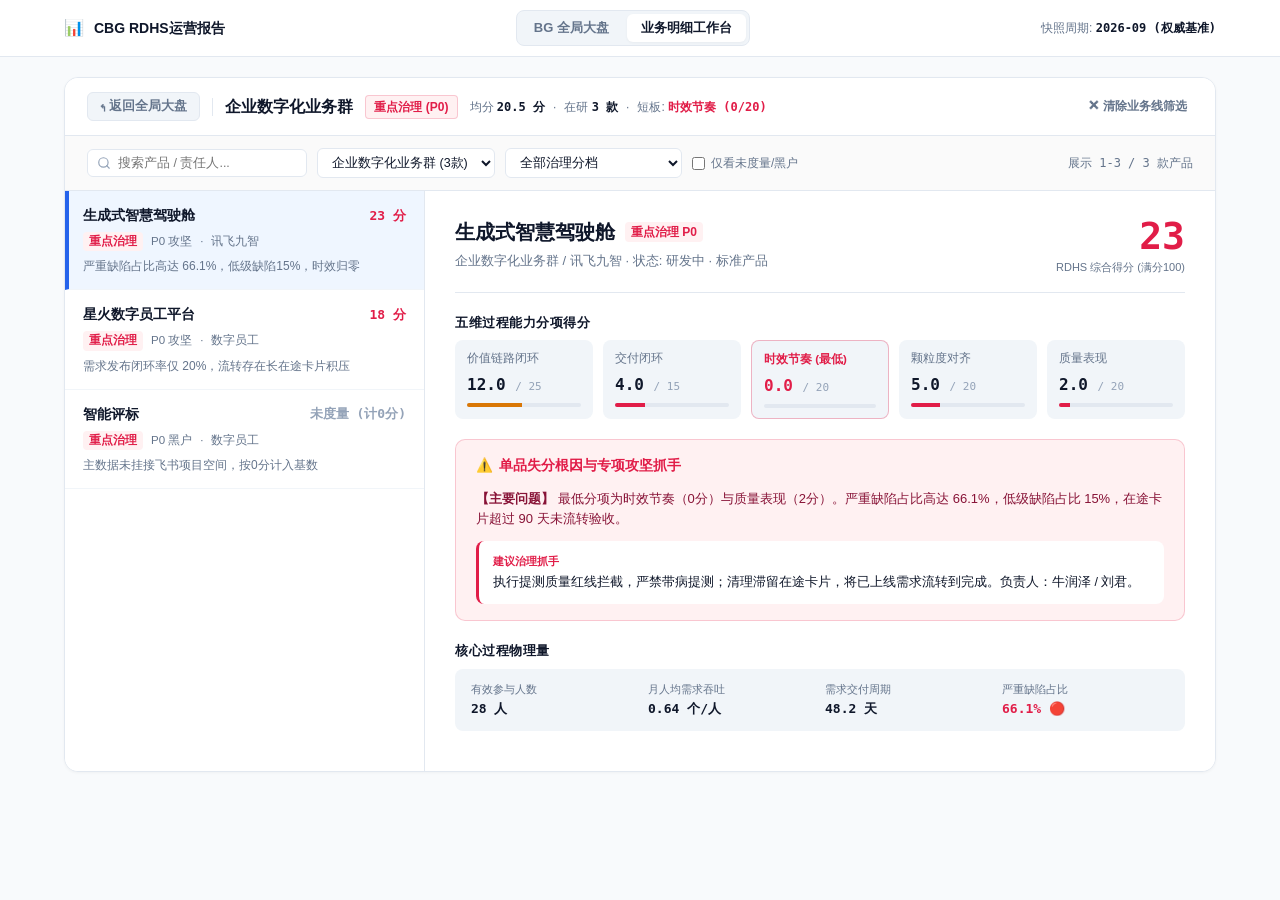
<file: previews/workbench-streamlined.html>
<!DOCTYPE html>
<html lang="zh-CN">
<head>
  <meta charset="UTF-8">
  <meta name="viewport" content="width=device-width, initial-scale=1.0">
  <title>业务明细工作台精简设计稿 V2 (Integrated Header)</title>
  <style>
    :root {
      --bg: #f8fafc;
      --surface: #ffffff;
      --surface-subtle: #f1f5f9;
      --border: #e2e8f0;
      --border-light: #f1f5f9;
      --text-main: #0f172a;
      --text-muted: #64748b;
      --text-faint: #94a3b8;
      --brand: #2563eb;
      --brand-light: #eff6ff;
      --red: #e11d48;
      --red-bg: #fff1f2;
      --amber: #d97706;
      --amber-bg: #fffbeb;
      --green: #059669;
      --green-bg: #ecfdf5;
      --blue: #2563eb;
      --blue-bg: #eff6ff;
      --shadow-sm: 0 1px 3px rgba(0, 0, 0, 0.04);
      --shadow-md: 0 4px 12px rgba(0, 0, 0, 0.06);
      --mono: ui-monospace, SFMono-Regular, "JetBrains Mono", Menlo, Consolas, monospace;
    }
    * { box-sizing: border-box; margin: 0; padding: 0; }
    body {
      background: var(--bg);
      color: var(--text-main);
      font-family: -apple-system, BlinkMacSystemFont, "PingFang SC", "Segoe UI", Roboto, sans-serif;
      line-height: 1.5;
      padding-bottom: 60px;
      -webkit-font-smoothing: antialiased;
    }

    /* Top Nav */
    .top-nav {
      position: sticky;
      top: 0;
      z-index: 50;
      background: rgba(255, 255, 255, 0.95);
      backdrop-filter: blur(12px);
      border-bottom: 1px solid var(--border);
    }
    .top-nav-inner {
      max-width: 1200px;
      margin: 0 auto;
      padding: 10px 24px;
      display: flex;
      justify-content: space-between;
      align-items: center;
    }
    .brand-group {
      display: flex;
      align-items: center;
      gap: 10px;
      font-size: 14px;
      font-weight: 700;
    }
    .view-switcher {
      display: flex;
      background: var(--surface-subtle);
      border: 1px solid var(--border);
      border-radius: 8px;
      padding: 3px;
      gap: 4px;
    }
    .view-tab {
      padding: 5px 14px;
      font-size: 13px;
      font-weight: 600;
      border-radius: 6px;
      border: none;
      background: transparent;
      color: var(--text-muted);
      cursor: pointer;
    }
    .view-tab.active {
      background: #fff;
      color: var(--text-main);
      box-shadow: var(--shadow-sm);
    }

    .container {
      max-width: 1200px;
      margin: 20px auto 0;
      padding: 0 24px;
      display: flex;
      flex-direction: column;
      gap: 16px;
    }

    /* Integrated Workstation Card */
    .workstation {
      background: var(--surface);
      border: 1px solid var(--border);
      border-radius: 14px;
      box-shadow: var(--shadow-sm);
      overflow: hidden;
    }

    /* Row 1: Unified Sleek Header */
    .workstation-nav-header {
      padding: 14px 22px;
      border-bottom: 1px solid var(--border);
      display: flex;
      justify-content: space-between;
      align-items: center;
      background: #ffffff;
      flex-wrap: wrap;
      gap: 12px;
    }
    .nav-left {
      display: flex;
      align-items: center;
      gap: 12px;
      flex-wrap: wrap;
    }
    .back-btn-pill {
      display: inline-flex;
      align-items: center;
      gap: 6px;
      background: var(--surface-subtle);
      border: 1px solid var(--border);
      color: var(--text-muted);
      padding: 5px 12px;
      border-radius: 6px;
      font-size: 12.5px;
      font-weight: 600;
      cursor: pointer;
      transition: all 0.15s ease;
    }
    .back-btn-pill:hover {
      background: #eff6ff;
      border-color: #bfdbfe;
      color: var(--brand);
    }
    .nav-divider {
      width: 1px;
      height: 18px;
      background: var(--border);
    }
    .current-line-title {
      font-size: 16px;
      font-weight: 700;
      color: var(--text-main);
    }
    .line-status-chip {
      font-size: 12px;
      font-weight: 600;
      color: var(--red);
      background: var(--red-bg);
      border: 1px solid rgba(225, 29, 72, 0.2);
      padding: 2px 8px;
      border-radius: 4px;
    }
    .line-metrics-summary {
      font-size: 12px;
      color: var(--text-muted);
      display: flex;
      align-items: center;
      gap: 8px;
    }
    .line-metrics-summary b {
      color: var(--text-main);
      font-family: var(--mono);
    }
    .nav-right {
      display: flex;
      align-items: center;
      gap: 12px;
    }
    .clear-line-btn {
      font-size: 12px;
      font-weight: 600;
      color: var(--text-muted);
      background: transparent;
      border: none;
      cursor: pointer;
      display: inline-flex;
      align-items: center;
      gap: 4px;
      padding: 4px 6px;
      border-radius: 4px;
      transition: color 0.15s;
    }
    .clear-line-btn:hover {
      color: var(--red);
      background: var(--red-bg);
    }

    /* Row 2: Filter Toolbar */
    .filter-bar {
      padding: 12px 22px;
      border-bottom: 1px solid var(--border);
      background: #fafafa;
      display: flex;
      align-items: center;
      justify-content: space-between;
      flex-wrap: wrap;
      gap: 12px;
    }
    .filter-inputs {
      display: flex;
      align-items: center;
      gap: 10px;
      flex-wrap: wrap;
    }
    .search-input {
      padding: 6px 12px 6px 30px;
      border: 1px solid var(--border);
      border-radius: 6px;
      font-size: 12.5px;
      background: #fff url("data:image/svg+xml,%3Csvg xmlns='http://www.w3.org/2000/svg' width='14' height='14' viewBox='0 0 24 24' fill='none' stroke='%2394a3b8' stroke-width='2' stroke-linecap='round' stroke-linejoin='round'%3E%3Ccircle cx='11' cy='11' r='8'%3E%3C/circle%3E%3Cline x1='21' y1='21' x2='16.65' y2='16.65'%3E%3C/line%3E%3C/svg%3E") no-repeat 9px center;
      min-width: 220px;
      outline: none;
    }
    .search-input:focus {
      border-color: var(--brand);
    }
    .select-filter {
      padding: 6px 10px;
      border: 1px solid var(--border);
      border-radius: 6px;
      font-size: 12.5px;
      background: #fff;
      color: var(--text-main);
      cursor: pointer;
    }
    .check-label {
      display: flex;
      align-items: center;
      gap: 6px;
      font-size: 12px;
      color: var(--text-muted);
      cursor: pointer;
    }
    .filter-count {
      font-size: 12px;
      color: var(--text-muted);
      font-family: var(--mono);
    }

    /* Dual Pane Body */
    .workstation-body {
      display: grid;
      grid-template-columns: 360px 1fr;
      min-height: 580px;
    }
    @media (max-width: 960px) {
      .workstation-body {
        grid-template-columns: 1fr;
      }
    }

    /* Left Product List */
    .product-list-pane {
      border-right: 1px solid var(--border);
      display: flex;
      flex-direction: column;
      background: #fff;
    }
    .product-list-scroll {
      overflow-y: auto;
      max-height: 620px;
    }
    .product-item {
      padding: 14px 18px;
      border-bottom: 1px solid var(--border-light);
      cursor: pointer;
      transition: all 0.12s ease;
      display: flex;
      flex-direction: column;
      gap: 6px;
    }
    .product-item:hover {
      background: #f8fafc;
    }
    .product-item.active {
      background: #eff6ff;
      border-left: 4px solid var(--brand);
      padding-left: 14px;
    }
    .item-top {
      display: flex;
      justify-content: space-between;
      align-items: center;
    }
    .item-name {
      font-size: 14px;
      font-weight: 700;
      color: var(--text-main);
    }
    .item-score-pill {
      font-family: var(--mono);
      font-size: 13px;
      font-weight: 700;
    }
    .score-risk { color: var(--red); }
    .score-un { color: var(--text-faint); }
    
    .item-meta {
      display: flex;
      align-items: center;
      gap: 8px;
      font-size: 11.5px;
      color: var(--text-muted);
    }
    .badge-band {
      padding: 1px 6px;
      border-radius: 4px;
      font-weight: 600;
    }
    .band-重点治理 { background: var(--red-bg); color: var(--red); }
    .item-problem-summary {
      font-size: 12px;
      color: var(--text-muted);
      overflow: hidden;
      text-overflow: ellipsis;
      white-space: nowrap;
    }

    /* Right Detail Inspector */
    .inspector-pane {
      padding: 26px 30px;
      display: flex;
      flex-direction: column;
      gap: 20px;
      background: #fff;
    }
    .inspector-header {
      display: flex;
      justify-content: space-between;
      align-items: flex-start;
      border-bottom: 1px solid var(--border);
      padding-bottom: 16px;
    }
    .insp-title-group h2 {
      font-size: 20px;
      font-weight: 700;
      color: var(--text-main);
      display: flex;
      align-items: center;
      gap: 10px;
    }
    .insp-subline {
      font-size: 13px;
      color: var(--text-muted);
      margin-top: 4px;
    }
    .insp-score-box {
      text-align: right;
    }
    .insp-score-num {
      font-size: 38px;
      font-weight: 800;
      font-family: var(--mono);
      line-height: 1;
      color: var(--red);
    }
    .insp-score-label {
      font-size: 11px;
      color: var(--text-muted);
      margin-top: 4px;
    }

    /* 5 Capability Dimensions */
    .dim-section-title {
      font-size: 13px;
      font-weight: 700;
      color: var(--text-main);
      text-transform: uppercase;
      letter-spacing: 0.04em;
      margin-bottom: 8px;
    }
    .dim-grid {
      display: grid;
      grid-template-columns: repeat(5, 1fr);
      gap: 10px;
    }
    .dim-card {
      background: var(--surface-subtle);
      border-radius: 8px;
      padding: 10px 12px;
      display: flex;
      flex-direction: column;
      gap: 6px;
    }
    .dim-label { font-size: 11.5px; color: var(--text-muted); }
    .dim-val { font-size: 16px; font-weight: 700; font-family: var(--mono); }
    .dim-max { font-size: 11px; color: var(--text-faint); font-weight: 400; }
    .dim-bar {
      width: 100%;
      height: 4px;
      background: #e2e8f0;
      border-radius: 2px;
      overflow: hidden;
    }
    .dim-bar-fill {
      height: 100%;
      background: var(--brand);
    }

    /* Diagnosis & Actions Box */
    .diagnosis-card {
      background: var(--red-bg);
      border: 1px solid rgba(225, 29, 72, 0.2);
      border-radius: 10px;
      padding: 16px 20px;
      display: flex;
      flex-direction: column;
      gap: 12px;
    }
    .diag-title {
      font-size: 13.5px;
      font-weight: 700;
      color: var(--red);
      display: flex;
      align-items: center;
      gap: 6px;
    }
    .diag-problem {
      font-size: 13px;
      color: #881337;
      line-height: 1.55;
    }
    .diag-action-box {
      background: #fff;
      border-radius: 8px;
      padding: 12px 14px;
      border-left: 3px solid var(--red);
    }
    .action-tag {
      font-size: 11px;
      font-weight: 700;
      color: var(--red);
      text-transform: uppercase;
      margin-bottom: 4px;
    }
    .action-text {
      font-size: 12.5px;
      color: var(--text-main);
      line-height: 1.5;
    }

    /* Process Metrics Strip */
    .process-metrics-row {
      display: grid;
      grid-template-columns: repeat(4, 1fr);
      gap: 10px;
      background: var(--surface-subtle);
      padding: 12px 16px;
      border-radius: 8px;
      font-size: 12px;
    }
    .pm-item { display: flex; flex-direction: column; gap: 2px; }
    .pm-label { color: var(--text-muted); font-size: 11px; }
    .pm-val { font-family: var(--mono); font-weight: 700; font-size: 13px; }
  </style>
</head>
<body>
  <!-- Top Nav -->
  <header class="top-nav">
    <div class="top-nav-inner">
      <div class="brand-group">
        <span style="font-size:16px;">📊</span>
        <span>CBG RDHS运营报告</span>
      </div>

      <div class="view-switcher">
        <button class="view-tab" onclick="alert('返回 BG 全局大盘')">BG 全局大盘</button>
        <button class="view-tab active">业务明细工作台</button>
      </div>

      <div style="font-size:12px;color:var(--text-muted);">
        <span>快照周期: </span>
        <b style="color:var(--text-main);font-family:var(--mono);">2026-09 (权威基准)</b>
      </div>
    </div>
  </header>

  <main class="container">
    <!-- Integrated Workstation: Header + Filters + Dual Pane in ONE Card -->
    <div class="workstation">
      <!-- 1. Unified Sleek Context Header (一体化顶栏，彻底消除多余白框) -->
      <div class="workstation-nav-header">
        <div class="nav-left">
          <button type="button" class="back-btn-pill" onclick="alert('返回 BG 全局大盘')">
            <span>↰ 返回全局大盘</span>
          </button>
          <span class="nav-divider"></span>
          <span class="current-line-title">企业数字化业务群</span>
          <span class="line-status-chip">重点治理 (P0)</span>
          <div class="line-metrics-summary">
            <span>均分 <b>20.5 分</b></span>
            <span>·</span>
            <span>在研 <b>3 款</b></span>
            <span>·</span>
            <span>短板: <b style="color:var(--red);">时效节奏 (0/20)</b></span>
          </div>
        </div>

        <div class="nav-right">
          <button type="button" class="clear-line-btn" onclick="alert('重置为全部业务线')">
            <span>✕ 清除业务线筛选</span>
          </button>
        </div>
      </div>

      <!-- 2. Integrated Filter Toolbar -->
      <div class="filter-bar">
        <div class="filter-inputs">
          <input
            type="search"
            class="search-input"
            placeholder="搜索产品 / 责任人..."
          />
          <select class="select-filter" aria-label="业务线直选">
            <option>企业数字化业务群 (3款)</option>
            <option>全部业务线 (48款)</option>
            <option>开放平台业务群 (15款)</option>
            <option>讯飞听见 (9款)</option>
            <option>AI营销业务群 (7款)</option>
            <option>AI翻译业务群 (5款)</option>
            <option>读写科技 (4款)</option>
            <option>C端硬件创新中心 (2款)</option>
            <option>AI文娱业务群 (2款)</option>
            <option>消费者公共研发部 (1款)</option>
          </select>
          <select class="select-filter" aria-label="治理分档筛选">
            <option>全部治理分档</option>
            <option>重点治理 (<45 / 未度量)</option>
            <option>风险改进 (45~<60)</option>
            <option>持续改进 (60~<70)</option>
            <option>及格达标 (≥70)</option>
          </select>
          <label class="check-label">
            <input type="checkbox" />
            <span>仅看未度量/黑户</span>
          </label>
        </div>

        <span class="filter-count">展示 1-3 / 3 款产品</span>
      </div>

      <!-- 3. Workstation Body: Dual Pane -->
      <div class="workstation-body">
        <!-- Left Product List -->
        <div class="product-list-pane">
          <div class="product-list-scroll">
            <!-- Product 1 (Active) -->
            <div class="product-item active">
              <div class="item-top">
                <span class="item-name">生成式智慧驾驶舱</span>
                <span class="item-score-pill score-risk">23 分</span>
              </div>
              <div class="item-meta">
                <span class="badge-band band-重点治理">重点治理</span>
                <span>P0 攻坚</span>
                <span>·</span>
                <span>讯飞九智</span>
              </div>
              <div class="item-problem-summary">严重缺陷占比高达 66.1%，低级缺陷15%，时效归零</div>
            </div>

            <!-- Product 2 -->
            <div class="product-item">
              <div class="item-top">
                <span class="item-name">星火数字员工平台</span>
                <span class="item-score-pill score-risk">18 分</span>
              </div>
              <div class="item-meta">
                <span class="badge-band band-重点治理">重点治理</span>
                <span>P0 攻坚</span>
                <span>·</span>
                <span>数字员工</span>
              </div>
              <div class="item-problem-summary">需求发布闭环率仅 20%，流转存在长在途卡片积压</div>
            </div>

            <!-- Product 3 -->
            <div class="product-item">
              <div class="item-top">
                <span class="item-name">智能评标</span>
                <span class="item-score-pill score-un">未度量 (计0分)</span>
              </div>
              <div class="item-meta">
                <span class="badge-band band-重点治理">重点治理</span>
                <span>P0 黑户</span>
                <span>·</span>
                <span>数字员工</span>
              </div>
              <div class="item-problem-summary">主数据未挂接飞书项目空间，按0分计入基数</div>
            </div>
          </div>
        </div>

        <!-- Right Product Detail Inspector -->
        <div class="inspector-pane">
          <div class="inspector-header">
            <div class="insp-title-group">
              <h2>
                <span>生成式智慧驾驶舱</span>
                <span class="badge-band band-重点治理" style="font-size:12px;">重点治理 P0</span>
              </h2>
              <div class="insp-subline">
                企业数字化业务群 / 讯飞九智 · 状态: 研发中 · 标准产品
              </div>
            </div>

            <div class="insp-score-box">
              <div class="insp-score-num">23</div>
              <div class="insp-score-label">RDHS 综合得分 (满分100)</div>
            </div>
          </div>

          <!-- 5 Dimensions Bar -->
          <div>
            <div class="dim-section-title">五维过程能力分项得分</div>
            <div class="dim-grid">
              <div class="dim-card">
                <span class="dim-label">价值链路闭环</span>
                <span class="dim-val">12.0 <small class="dim-max">/ 25</small></span>
                <div class="dim-bar"><div class="dim-bar-fill" style="width:48%;background:var(--amber)"></div></div>
              </div>
              <div class="dim-card">
                <span class="dim-label">交付闭环</span>
                <span class="dim-val">4.0 <small class="dim-max">/ 15</small></span>
                <div class="dim-bar"><div class="dim-bar-fill" style="width:26.6%;background:var(--red)"></div></div>
              </div>
              <div class="dim-card" style="border:1px solid rgba(225,29,72,0.3)">
                <span class="dim-label" style="color:var(--red);font-weight:700;">时效节奏 (最低)</span>
                <span class="dim-val" style="color:var(--red)">0.0 <small class="dim-max">/ 20</small></span>
                <div class="dim-bar"><div class="dim-bar-fill" style="width:0%;background:var(--red)"></div></div>
              </div>
              <div class="dim-card">
                <span class="dim-label">颗粒度对齐</span>
                <span class="dim-val">5.0 <small class="dim-max">/ 20</small></span>
                <div class="dim-bar"><div class="dim-bar-fill" style="width:25%;background:var(--red)"></div></div>
              </div>
              <div class="dim-card">
                <span class="dim-label">质量表现</span>
                <span class="dim-val">2.0 <small class="dim-max">/ 20</small></span>
                <div class="dim-bar"><div class="dim-bar-fill" style="width:10%;background:var(--red)"></div></div>
              </div>
            </div>
          </div>

          <!-- Diagnosis Card -->
          <div class="diagnosis-card">
            <div class="diag-title">
              <span>⚠️</span>
              <span>单品失分根因与专项攻坚抓手</span>
            </div>
            <div class="diag-problem">
              <b>【主要问题】</b> 最低分项为时效节奏（0分）与质量表现（2分）。严重缺陷占比高达 66.1%，低级缺陷占比 15%，在途卡片超过 90 天未流转验收。
            </div>
            <div class="diag-action-box">
              <div class="action-tag">建议治理抓手</div>
              <div class="action-text">
                执行提测质量红线拦截，严禁带病提测；清理滞留在途卡片，将已上线需求流转到完成。负责人：牛润泽 / 刘君。
              </div>
            </div>
          </div>

          <!-- Key Process Metrics -->
          <div>
            <div class="dim-section-title">核心过程物理量</div>
            <div class="process-metrics-row">
              <div class="pm-item">
                <span class="pm-label">有效参与人数</span>
                <span class="pm-val">28 人</span>
              </div>
              <div class="pm-item">
                <span class="pm-label">月人均需求吞吐</span>
                <span class="pm-val">0.64 个/人</span>
              </div>
              <div class="pm-item">
                <span class="pm-label">需求交付周期</span>
                <span class="pm-val">48.2 天</span>
              </div>
              <div class="pm-item">
                <span class="pm-label">严重缺陷占比</span>
                <span class="pm-val" style="color:var(--red)">66.1% 🔴</span>
              </div>
            </div>
          </div>
        </div>
      </div>
    </div>
  </main>
</body>
</html>
</file>
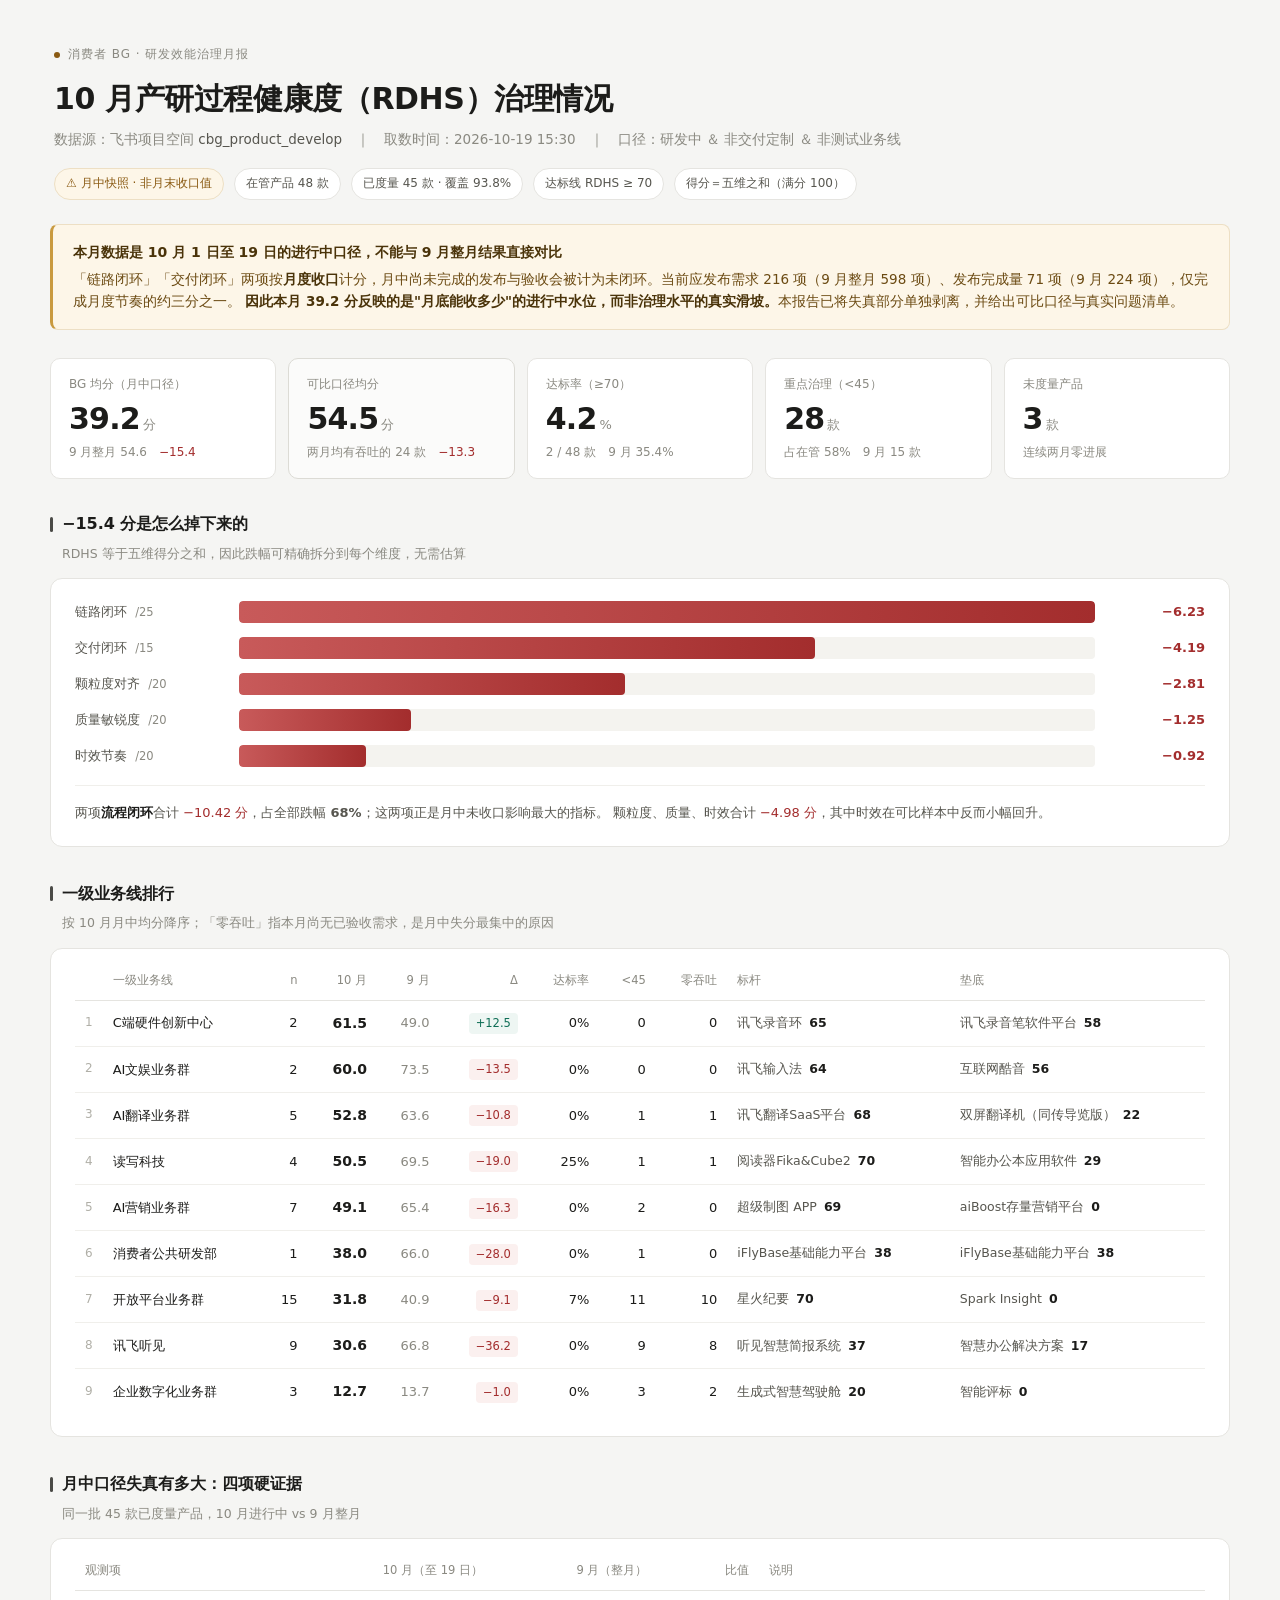
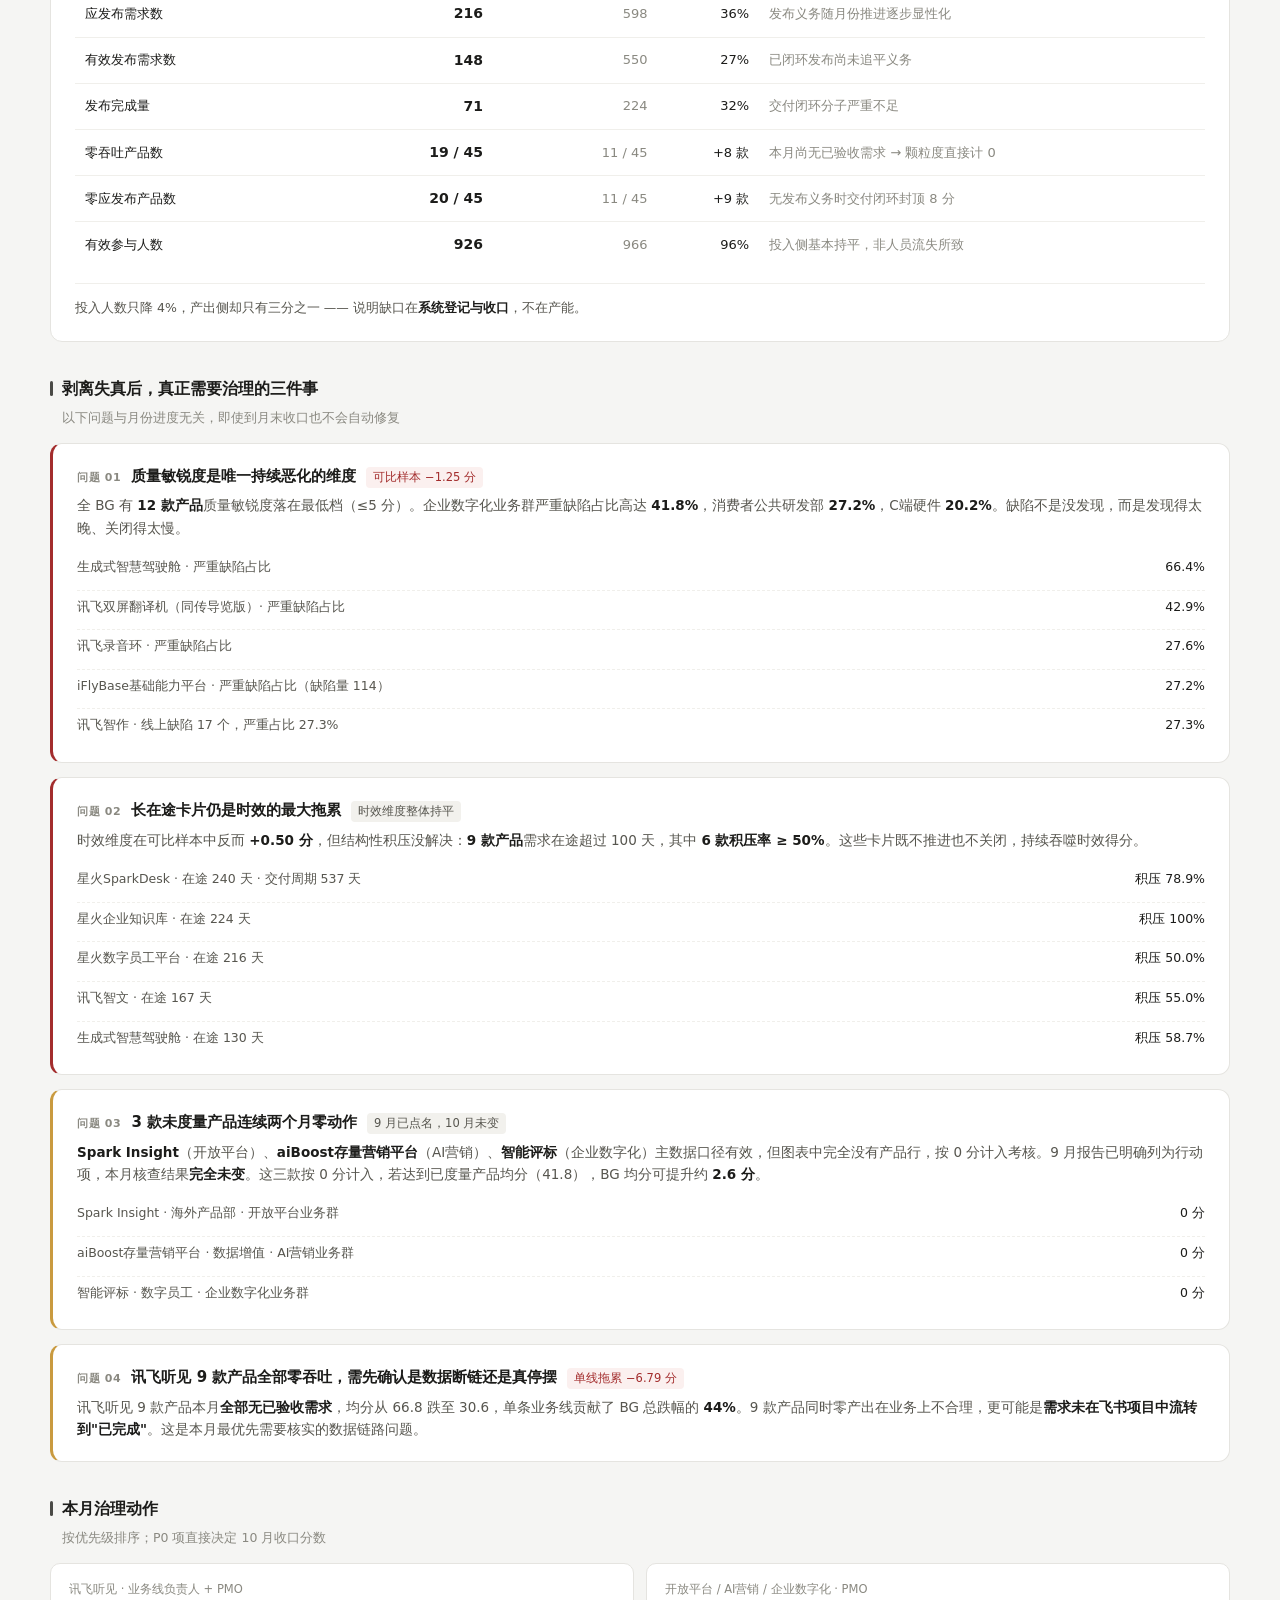
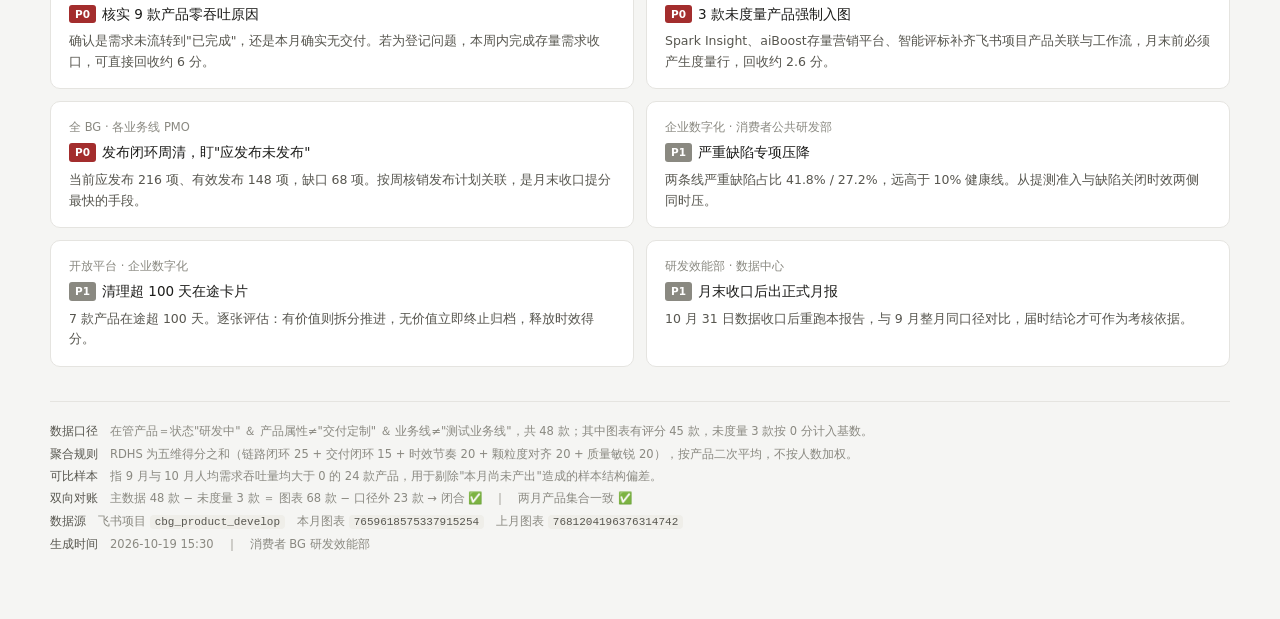
<file: reports/2026-10.html>
<!DOCTYPE html>
<html lang="zh-CN">
<head>
<meta charset="utf-8">
<meta name="viewport" content="width=device-width, initial-scale=1">
<title>消费者 BG 10 月产研过程 RDHS 治理情况</title>
<style>
  * { box-sizing: border-box; margin: 0; padding: 0; }
  :root {
    --ink: #1c1c1a; --ink-2: #57564f; --ink-3: #8a8981;
    --line: #e5e4e0; --line-2: #f0efeb;
    --bg: #f5f5f3; --card: #ffffff;
    --red: #a32d2d; --red-bg: #fbf0ef;
    --green: #0f6e56; --green-bg: #eef6f3;
    --amber: #8a5a12; --amber-bg: #fdf6e8;
    --slate: #4a4a46;
  }
  body {
    font-family: "PingFang SC", "Hiragino Sans GB", "Microsoft YaHei", system-ui, -apple-system, sans-serif;
    background: var(--bg); color: var(--ink); line-height: 1.65;
    padding: 32px 20px 64px; -webkit-font-smoothing: antialiased;
  }
  .page { width: 1180px; max-width: 100%; margin: 0 auto; }

  /* ---------- header ---------- */
  header { padding: 8px 4px 0; }
  .eyebrow {
    display: inline-flex; align-items: center; gap: 8px;
    font-size: 12px; letter-spacing: .08em; color: var(--ink-3);
    text-transform: uppercase; margin-bottom: 14px;
  }
  .eyebrow .dot { width: 6px; height: 6px; border-radius: 50%; background: var(--amber); }
  h1 { font-size: 30px; font-weight: 600; letter-spacing: -.4px; line-height: 1.3; }
  .sub { margin-top: 10px; font-size: 13.5px; color: var(--ink-3); }
  .meta-row {
    display: flex; flex-wrap: wrap; gap: 10px; margin-top: 18px;
  }
  .tag {
    font-size: 12px; padding: 5px 11px; border-radius: 999px;
    background: #fff; border: 1px solid var(--line); color: var(--ink-2);
    font-variant-numeric: tabular-nums;
  }
  .tag.warn { background: var(--amber-bg); border-color: #eddfc4; color: var(--amber); font-weight: 500; }

  /* ---------- alert ---------- */
  .alert {
    margin: 24px 0 28px; background: var(--amber-bg);
    border: 1px solid #eddfc4; border-left: 3px solid #c99a3f;
    border-radius: 8px; padding: 16px 20px; font-size: 13.5px; color: #6b4a12;
  }
  .alert b { color: #4a3309; }
  .alert .t { font-weight: 600; margin-bottom: 4px; color: #4a3309; font-size: 14px; }

  /* ---------- kpi ---------- */
  .kpis { display: grid; grid-template-columns: repeat(5, 1fr); gap: 12px; margin-bottom: 32px; }
  .kpi {
    background: var(--card); border: 1px solid var(--line); border-radius: 10px;
    padding: 16px 18px 15px;
  }
  .kpi .lab { font-size: 12px; color: var(--ink-3); margin-bottom: 10px; white-space: nowrap; }
  .kpi .val {
    font-size: 30px; font-weight: 600; letter-spacing: -.8px; line-height: 1;
    font-variant-numeric: tabular-nums;
  }
  .kpi .val small { font-size: 13px; font-weight: 400; color: var(--ink-3); letter-spacing: 0; margin-left: 3px; }
  .kpi .dl { font-size: 12px; color: var(--ink-3); margin-top: 9px; }
  .kpi.accent { background: #fbfbfa; border-color: #dcdbd5; }

  .up { color: var(--green); font-weight: 500; }
  .down { color: var(--red); font-weight: 500; }
  .flat { color: var(--ink-3); }

  /* ---------- section ---------- */
  section { margin-bottom: 34px; }
  h2 {
    font-size: 16px; font-weight: 600; margin-bottom: 6px;
    display: flex; align-items: center; gap: 9px;
  }
  h2::before { content: ""; width: 3px; height: 15px; background: var(--slate); border-radius: 2px; }
  .h2-sub { font-size: 12.5px; color: var(--ink-3); margin: 0 0 14px 12px; }

  .panel {
    background: var(--card); border: 1px solid var(--line);
    border-radius: 12px; padding: 22px 24px;
  }

  /* ---------- table ---------- */
  table { width: 100%; border-collapse: collapse; font-size: 13px; }
  th {
    text-align: left; font-size: 11.5px; font-weight: 500; color: var(--ink-3);
    padding: 0 10px 10px; border-bottom: 1px solid var(--line); white-space: nowrap;
  }
  th.num, td.num { text-align: right; font-variant-numeric: tabular-nums; }
  td { padding: 11px 10px; border-bottom: 1px solid var(--line-2); white-space: nowrap; }
  tr:last-child td { border-bottom: none; }
  td.rank { color: #b0afa7; font-size: 12px; width: 26px; }
  td.bl { font-weight: 500; }
  td.strong { font-weight: 600; font-size: 14px; }
  td.muted { color: var(--ink-3); }
  td.prod { font-size: 12.5px; color: var(--ink-2); max-width: 200px; overflow: hidden; text-overflow: ellipsis; }
  td.prod b { color: var(--ink); font-weight: 600; margin-left: 3px; }
  .pill {
    display: inline-block; font-size: 11.5px; padding: 1px 7px; border-radius: 4px;
    font-variant-numeric: tabular-nums; font-weight: 500;
  }
  .pill.red { background: var(--red-bg); color: var(--red); }
  .pill.green { background: var(--green-bg); color: var(--green); }
  .pill.gray { background: #f2f1ed; color: var(--ink-2); }

  /* ---------- waterfall ---------- */
  .wf { display: grid; gap: 14px; }
  .wf-row { display: grid; grid-template-columns: 150px 1fr 96px; align-items: center; gap: 14px; }
  .wf-name { font-size: 13px; color: var(--ink-2); }
  .wf-name span { color: var(--ink-3); font-size: 11.5px; margin-left: 4px; }
  .wf-track { position: relative; height: 22px; background: #f4f3ef; border-radius: 4px; overflow: hidden; }
  .wf-bar { position: absolute; top: 0; height: 100%; border-radius: 4px; }
  .wf-bar.neg { background: linear-gradient(90deg, #c85a5a, #a32d2d); }
  .wf-bar.pos { background: linear-gradient(90deg, #3f9a7d, #0f6e56); }
  .wf-val { text-align: right; font-size: 13px; font-weight: 600; font-variant-numeric: tabular-nums; }

  /* ---------- issue cards ---------- */
  .issues { display: grid; gap: 14px; }
  .issue {
    background: var(--card); border: 1px solid var(--line); border-radius: 12px;
    padding: 20px 24px; border-left: 3px solid var(--red);
  }
  .issue.amber { border-left-color: #c99a3f; }
  .issue-head { display: flex; align-items: baseline; gap: 10px; flex-wrap: wrap; margin-bottom: 6px; }
  .issue-no {
    font-size: 11px; font-weight: 600; color: var(--ink-3); letter-spacing: .06em;
  }
  .issue-title { font-size: 15px; font-weight: 600; }
  .issue-body { font-size: 13.5px; color: var(--ink-2); margin-top: 6px; }
  .issue-body b { color: var(--ink); font-weight: 600; }
  .mini { margin-top: 12px; display: grid; gap: 6px; }
  .mini-row {
    display: grid; grid-template-columns: 1fr 120px; gap: 12px;
    font-size: 12.5px; color: var(--ink-2); padding: 6px 0;
    border-top: 1px dashed var(--line-2);
  }
  .mini-row:first-child { border-top: none; }
  .mini-row .v { text-align: right; font-variant-numeric: tabular-nums; color: var(--ink); }

  /* ---------- action ---------- */
  .actions { display: grid; grid-template-columns: repeat(2, 1fr); gap: 12px; }
  .action {
    background: var(--card); border: 1px solid var(--line); border-radius: 10px;
    padding: 16px 18px;
  }
  .action .who { font-size: 11.5px; color: var(--ink-3); margin-bottom: 5px; }
  .action .what { font-size: 13.5px; font-weight: 500; line-height: 1.6; }
  .action .why { font-size: 12.5px; color: var(--ink-2); margin-top: 6px; }
  .action .p0 {
    display: inline-block; font-size: 10.5px; font-weight: 600; color: #fff;
    background: var(--red); padding: 1px 6px; border-radius: 3px; margin-right: 6px;
    vertical-align: 1px;
  }
  .action .p1 {
    display: inline-block; font-size: 10.5px; font-weight: 600; color: #fff;
    background: #8a8981; padding: 1px 6px; border-radius: 3px; margin-right: 6px;
    vertical-align: 1px;
  }

  /* ---------- footnote ---------- */
  .foot {
    margin-top: 34px; padding-top: 18px; border-top: 1px solid var(--line);
    font-size: 11.5px; color: var(--ink-3); line-height: 1.95;
  }
  .foot code {
    font-family: ui-monospace, SFMono-Regular, Menlo, monospace; font-size: 11px;
    background: #efeee9; padding: 1px 5px; border-radius: 4px; color: var(--ink-2);
  }
  .foot b { color: var(--ink-2); font-weight: 500; }

  @media (max-width: 1100px) {
    .kpis { grid-template-columns: repeat(2, 1fr); }
    .actions { grid-template-columns: 1fr; }
  }
</style>
</head>
<body>
<div class="page">

<header>
  <div class="eyebrow"><span class="dot"></span>消费者 BG · 研发效能治理月报</div>
  <h1>10 月产研过程健康度（RDHS）治理情况</h1>
  <div class="sub">数据源：飞书项目空间 <b style="font-weight:500;color:var(--ink-2)">cbg_product_develop</b>　｜　取数时间：2026-10-19 15:30　｜　口径：研发中 ＆ 非交付定制 ＆ 非测试业务线</div>
  <div class="meta-row">
    <span class="tag warn">⚠ 月中快照 · 非月末收口值</span>
    <span class="tag">在管产品 48 款</span>
    <span class="tag">已度量 45 款 · 覆盖 93.8%</span>
    <span class="tag">达标线 RDHS ≥ 70</span>
    <span class="tag">得分＝五维之和（满分 100）</span>
  </div>
</header>

<div class="alert">
  <div class="t">本月数据是 10 月 1 日至 19 日的进行中口径，不能与 9 月整月结果直接对比</div>
  「链路闭环」「交付闭环」两项按<b>月度收口</b>计分，月中尚未完成的发布与验收会被计为未闭环。当前应发布需求 216 项（9 月整月 598 项）、发布完成量 71 项（9 月 224 项），仅完成月度节奏的约三分之一。
  <b>因此本月 39.2 分反映的是"月底能收多少"的进行中水位，而非治理水平的真实滑坡。</b>本报告已将失真部分单独剥离，并给出可比口径与真实问题清单。
</div>

<!-- ============ KPI ============ -->
<div class="kpis">
  <div class="kpi">
    <div class="lab">BG 均分（月中口径）</div>
    <div class="val">39.2<small>分</small></div>
    <div class="dl">9 月整月 54.6　<span class="down">−15.4</span></div>
  </div>
  <div class="kpi accent">
    <div class="lab">可比口径均分</div>
    <div class="val">54.5<small>分</small></div>
    <div class="dl">两月均有吞吐的 24 款　<span class="down">−13.3</span></div>
  </div>
  <div class="kpi">
    <div class="lab">达标率（≥70）</div>
    <div class="val">4.2<small>%</small></div>
    <div class="dl">2 / 48 款　9 月 35.4%</div>
  </div>
  <div class="kpi">
    <div class="lab">重点治理（&lt;45）</div>
    <div class="val">28<small>款</small></div>
    <div class="dl">占在管 58%　9 月 15 款</div>
  </div>
  <div class="kpi">
    <div class="lab">未度量产品</div>
    <div class="val">3<small>款</small></div>
    <div class="dl">连续两月零进展</div>
  </div>
</div>

<!-- ============ 归因 ============ -->
<section>
  <h2>−15.4 分是怎么掉下来的</h2>
  <div class="h2-sub">RDHS 等于五维得分之和，因此跌幅可精确拆分到每个维度，无需估算</div>
  <div class="panel">
    <div class="wf">
      <div class="wf-row">
        <div class="wf-name">链路闭环 <span>/25</span></div>
        <div class="wf-track"><div class="wf-bar neg" style="left:0;width:100%"></div></div>
        <div class="wf-val down">−6.23</div>
      </div>
      <div class="wf-row">
        <div class="wf-name">交付闭环 <span>/15</span></div>
        <div class="wf-track"><div class="wf-bar neg" style="left:0;width:67.3%"></div></div>
        <div class="wf-val down">−4.19</div>
      </div>
      <div class="wf-row">
        <div class="wf-name">颗粒度对齐 <span>/20</span></div>
        <div class="wf-track"><div class="wf-bar neg" style="left:0;width:45.1%"></div></div>
        <div class="wf-val down">−2.81</div>
      </div>
      <div class="wf-row">
        <div class="wf-name">质量敏锐度 <span>/20</span></div>
        <div class="wf-track"><div class="wf-bar neg" style="left:0;width:20.1%"></div></div>
        <div class="wf-val down">−1.25</div>
      </div>
      <div class="wf-row">
        <div class="wf-name">时效节奏 <span>/20</span></div>
        <div class="wf-track"><div class="wf-bar neg" style="left:0;width:14.8%"></div></div>
        <div class="wf-val down">−0.92</div>
      </div>
    </div>
    <div style="margin-top:18px;padding-top:16px;border-top:1px solid var(--line-2);font-size:13px;color:var(--ink-2);">
      两项<b style="color:var(--ink)">流程闭环</b>合计 <b class="down">−10.42 分</b>，占全部跌幅 <b>68%</b>；这两项正是月中未收口影响最大的指标。
      颗粒度、质量、时效合计 <b class="down">−4.98 分</b>，其中时效在可比样本中反而小幅回升。
    </div>
  </div>
</section>

<!-- ============ 业务线 ============ -->
<section>
  <h2>一级业务线排行</h2>
  <div class="h2-sub">按 10 月月中均分降序；「零吞吐」指本月尚无已验收需求，是月中失分最集中的原因</div>
  <div class="panel">
    <table>
      <thead>
        <tr>
          <th></th><th>一级业务线</th><th class="num">n</th>
          <th class="num">10 月</th><th class="num">9 月</th><th class="num">Δ</th>
          <th class="num">达标率</th><th class="num">&lt;45</th><th class="num">零吞吐</th>
          <th>标杆</th><th>垫底</th>
        </tr>
      </thead>
      <tbody>
        <tr>
          <td class="rank">1</td><td class="bl">C端硬件创新中心</td><td class="num">2</td>
          <td class="num strong">61.5</td><td class="num muted">49.0</td>
          <td class="num"><span class="pill green">+12.5</span></td>
          <td class="num">0%</td><td class="num">0</td><td class="num">0</td>
          <td class="prod">讯飞录音环 <b>65</b></td><td class="prod">讯飞录音笔软件平台 <b>58</b></td>
        </tr>
        <tr>
          <td class="rank">2</td><td class="bl">AI文娱业务群</td><td class="num">2</td>
          <td class="num strong">60.0</td><td class="num muted">73.5</td>
          <td class="num"><span class="pill red">−13.5</span></td>
          <td class="num">0%</td><td class="num">0</td><td class="num">0</td>
          <td class="prod">讯飞输入法 <b>64</b></td><td class="prod">互联网酷音 <b>56</b></td>
        </tr>
        <tr>
          <td class="rank">3</td><td class="bl">AI翻译业务群</td><td class="num">5</td>
          <td class="num strong">52.8</td><td class="num muted">63.6</td>
          <td class="num"><span class="pill red">−10.8</span></td>
          <td class="num">0%</td><td class="num">1</td><td class="num">1</td>
          <td class="prod">讯飞翻译SaaS平台 <b>68</b></td><td class="prod">双屏翻译机（同传导览版） <b>22</b></td>
        </tr>
        <tr>
          <td class="rank">4</td><td class="bl">读写科技</td><td class="num">4</td>
          <td class="num strong">50.5</td><td class="num muted">69.5</td>
          <td class="num"><span class="pill red">−19.0</span></td>
          <td class="num">25%</td><td class="num">1</td><td class="num">1</td>
          <td class="prod">阅读器Fika&amp;Cube2 <b>70</b></td><td class="prod">智能办公本应用软件 <b>29</b></td>
        </tr>
        <tr>
          <td class="rank">5</td><td class="bl">AI营销业务群</td><td class="num">7</td>
          <td class="num strong">49.1</td><td class="num muted">65.4</td>
          <td class="num"><span class="pill red">−16.3</span></td>
          <td class="num">0%</td><td class="num">2</td><td class="num">0</td>
          <td class="prod">超级制图 APP <b>69</b></td><td class="prod">aiBoost存量营销平台 <b>0</b></td>
        </tr>
        <tr>
          <td class="rank">6</td><td class="bl">消费者公共研发部</td><td class="num">1</td>
          <td class="num strong">38.0</td><td class="num muted">66.0</td>
          <td class="num"><span class="pill red">−28.0</span></td>
          <td class="num">0%</td><td class="num">1</td><td class="num">0</td>
          <td class="prod">iFlyBase基础能力平台 <b>38</b></td><td class="prod">iFlyBase基础能力平台 <b>38</b></td>
        </tr>
        <tr>
          <td class="rank">7</td><td class="bl">开放平台业务群</td><td class="num">15</td>
          <td class="num strong">31.8</td><td class="num muted">40.9</td>
          <td class="num"><span class="pill red">−9.1</span></td>
          <td class="num">7%</td><td class="num">11</td><td class="num">10</td>
          <td class="prod">星火纪要 <b>70</b></td><td class="prod">Spark Insight <b>0</b></td>
        </tr>
        <tr>
          <td class="rank">8</td><td class="bl">讯飞听见</td><td class="num">9</td>
          <td class="num strong">30.6</td><td class="num muted">66.8</td>
          <td class="num"><span class="pill red">−36.2</span></td>
          <td class="num">0%</td><td class="num">9</td><td class="num">8</td>
          <td class="prod">听见智慧简报系统 <b>37</b></td><td class="prod">智慧办公解决方案 <b>17</b></td>
        </tr>
        <tr>
          <td class="rank">9</td><td class="bl">企业数字化业务群</td><td class="num">3</td>
          <td class="num strong">12.7</td><td class="num muted">13.7</td>
          <td class="num"><span class="pill red">−1.0</span></td>
          <td class="num">0%</td><td class="num">3</td><td class="num">2</td>
          <td class="prod">生成式智慧驾驶舱 <b>20</b></td><td class="prod">智能评标 <b>0</b></td>
        </tr>
      </tbody>
    </table>
  </div>
</section>

<!-- ============ 失真证据 ============ -->
<section>
  <h2>月中口径失真有多大：四项硬证据</h2>
  <div class="h2-sub">同一批 45 款已度量产品，10 月进行中 vs 9 月整月</div>
  <div class="panel">
    <table>
      <thead>
        <tr><th>观测项</th><th class="num">10 月（至 19 日）</th><th class="num">9 月（整月）</th><th class="num">比值</th><th>说明</th></tr>
      </thead>
      <tbody>
        <tr><td>应发布需求数</td><td class="num strong">216</td><td class="num muted">598</td><td class="num">36%</td><td class="muted">发布义务随月份推进逐步显性化</td></tr>
        <tr><td>有效发布需求数</td><td class="num strong">148</td><td class="num muted">550</td><td class="num">27%</td><td class="muted">已闭环发布尚未追平义务</td></tr>
        <tr><td>发布完成量</td><td class="num strong">71</td><td class="num muted">224</td><td class="num">32%</td><td class="muted">交付闭环分子严重不足</td></tr>
        <tr><td>零吞吐产品数</td><td class="num strong">19 / 45</td><td class="num muted">11 / 45</td><td class="num">+8 款</td><td class="muted">本月尚无已验收需求 → 颗粒度直接计 0</td></tr>
        <tr><td>零应发布产品数</td><td class="num strong">20 / 45</td><td class="num muted">11 / 45</td><td class="num">+9 款</td><td class="muted">无发布义务时交付闭环封顶 8 分</td></tr>
        <tr><td>有效参与人数</td><td class="num strong">926</td><td class="num muted">966</td><td class="num">96%</td><td class="muted">投入侧基本持平，非人员流失所致</td></tr>
      </tbody>
    </table>
    <div style="margin-top:16px;padding-top:14px;border-top:1px solid var(--line-2);font-size:12.5px;color:var(--ink-2);">
      投入人数只降 4%，产出侧却只有三分之一 —— 说明缺口在<b style="color:var(--ink)">系统登记与收口</b>，不在产能。
    </div>
  </div>
</section>

<!-- ============ 真实问题 ============ -->
<section>
  <h2>剥离失真后，真正需要治理的三件事</h2>
  <div class="h2-sub">以下问题与月份进度无关，即使到月末收口也不会自动修复</div>

  <div class="issues">
    <div class="issue">
      <div class="issue-head">
        <span class="issue-no">问题 01</span>
        <span class="issue-title">质量敏锐度是唯一持续恶化的维度</span>
        <span class="pill red">可比样本 −1.25 分</span>
      </div>
      <div class="issue-body">
        全 BG 有 <b>12 款产品</b>质量敏锐度落在最低档（≤5 分）。企业数字化业务群严重缺陷占比高达 <b>41.8%</b>，消费者公共研发部 <b>27.2%</b>，C端硬件 <b>20.2%</b>。缺陷不是没发现，而是发现得太晚、关闭得太慢。
      </div>
      <div class="mini">
        <div class="mini-row"><span>生成式智慧驾驶舱 · 严重缺陷占比</span><span class="v down">66.4%</span></div>
        <div class="mini-row"><span>讯飞双屏翻译机（同传导览版）· 严重缺陷占比</span><span class="v down">42.9%</span></div>
        <div class="mini-row"><span>讯飞录音环 · 严重缺陷占比</span><span class="v down">27.6%</span></div>
        <div class="mini-row"><span>iFlyBase基础能力平台 · 严重缺陷占比（缺陷量 114）</span><span class="v down">27.2%</span></div>
        <div class="mini-row"><span>讯飞智作 · 线上缺陷 17 个，严重占比 27.3%</span><span class="v down">27.3%</span></div>
      </div>
    </div>

    <div class="issue">
      <div class="issue-head">
        <span class="issue-no">问题 02</span>
        <span class="issue-title">长在途卡片仍是时效的最大拖累</span>
        <span class="pill gray">时效维度整体持平</span>
      </div>
      <div class="issue-body">
        时效维度在可比样本中反而 <b>+0.50 分</b>，但结构性积压没解决：<b>9 款产品</b>需求在途超过 100 天，其中 <b>6 款积压率 ≥ 50%</b>。这些卡片既不推进也不关闭，持续吞噬时效得分。
      </div>
      <div class="mini">
        <div class="mini-row"><span>星火SparkDesk · 在途 240 天 · 交付周期 537 天</span><span class="v down">积压 78.9%</span></div>
        <div class="mini-row"><span>星火企业知识库 · 在途 224 天</span><span class="v down">积压 100%</span></div>
        <div class="mini-row"><span>星火数字员工平台 · 在途 216 天</span><span class="v down">积压 50.0%</span></div>
        <div class="mini-row"><span>讯飞智文 · 在途 167 天</span><span class="v down">积压 55.0%</span></div>
        <div class="mini-row"><span>生成式智慧驾驶舱 · 在途 130 天</span><span class="v down">积压 58.7%</span></div>
      </div>
    </div>

    <div class="issue amber">
      <div class="issue-head">
        <span class="issue-no">问题 03</span>
        <span class="issue-title">3 款未度量产品连续两个月零动作</span>
        <span class="pill gray">9 月已点名，10 月未变</span>
      </div>
      <div class="issue-body">
        <b>Spark Insight</b>（开放平台）、<b>aiBoost存量营销平台</b>（AI营销）、<b>智能评标</b>（企业数字化）主数据口径有效，但图表中完全没有产品行，按 0 分计入考核。9 月报告已明确列为行动项，本月核查结果<b>完全未变</b>。这三款按 0 分计入，若达到已度量产品均分（41.8），BG 均分可提升约 <b>2.6 分</b>。
      </div>
      <div class="mini">
        <div class="mini-row"><span>Spark Insight · 海外产品部 · 开放平台业务群</span><span class="v down">0 分</span></div>
        <div class="mini-row"><span>aiBoost存量营销平台 · 数据增值 · AI营销业务群</span><span class="v down">0 分</span></div>
        <div class="mini-row"><span>智能评标 · 数字员工 · 企业数字化业务群</span><span class="v down">0 分</span></div>
      </div>
    </div>

    <div class="issue amber">
      <div class="issue-head">
        <span class="issue-no">问题 04</span>
        <span class="issue-title">讯飞听见 9 款产品全部零吞吐，需先确认是数据断链还是真停摆</span>
        <span class="pill red">单线拖累 −6.79 分</span>
      </div>
      <div class="issue-body">
        讯飞听见 9 款产品本月<b>全部无已验收需求</b>，均分从 66.8 跌至 30.6，单条业务线贡献了 BG 总跌幅的 <b>44%</b>。9 款产品同时零产出在业务上不合理，更可能是<b>需求未在飞书项目中流转到"已完成"</b>。这是本月最优先需要核实的数据链路问题。
      </div>
    </div>
  </div>
</section>

<!-- ============ 行动 ============ -->
<section>
  <h2>本月治理动作</h2>
  <div class="h2-sub">按优先级排序；P0 项直接决定 10 月收口分数</div>
  <div class="actions">
    <div class="action">
      <div class="who">讯飞听见 · 业务线负责人 + PMO</div>
      <div class="what"><span class="p0">P0</span>核实 9 款产品零吞吐原因</div>
      <div class="why">确认是需求未流转到"已完成"，还是本月确实无交付。若为登记问题，本周内完成存量需求收口，可直接回收约 6 分。</div>
    </div>
    <div class="action">
      <div class="who">开放平台 / AI营销 / 企业数字化 · PMO</div>
      <div class="what"><span class="p0">P0</span>3 款未度量产品强制入图</div>
      <div class="why">Spark Insight、aiBoost存量营销平台、智能评标补齐飞书项目产品关联与工作流，月末前必须产生度量行，回收约 2.6 分。</div>
    </div>
    <div class="action">
      <div class="who">全 BG · 各业务线 PMO</div>
      <div class="what"><span class="p0">P0</span>发布闭环周清，盯"应发布未发布"</div>
      <div class="why">当前应发布 216 项、有效发布 148 项，缺口 68 项。按周核销发布计划关联，是月末收口提分最快的手段。</div>
    </div>
    <div class="action">
      <div class="who">企业数字化 · 消费者公共研发部</div>
      <div class="what"><span class="p1">P1</span>严重缺陷专项压降</div>
      <div class="why">两条线严重缺陷占比 41.8% / 27.2%，远高于 10% 健康线。从提测准入与缺陷关闭时效两侧同时压。</div>
    </div>
    <div class="action">
      <div class="who">开放平台 · 企业数字化</div>
      <div class="what"><span class="p1">P1</span>清理超 100 天在途卡片</div>
      <div class="why">7 款产品在途超 100 天。逐张评估：有价值则拆分推进，无价值立即终止归档，释放时效得分。</div>
    </div>
    <div class="action">
      <div class="who">研发效能部 · 数据中心</div>
      <div class="what"><span class="p1">P1</span>月末收口后出正式月报</div>
      <div class="why">10 月 31 日数据收口后重跑本报告，与 9 月整月同口径对比，届时结论才可作为考核依据。</div>
    </div>
  </div>
</section>

<div class="foot">
  <b>数据口径</b>　在管产品＝状态"研发中" ＆ 产品属性≠"交付定制" ＆ 业务线≠"测试业务线"，共 48 款；其中图表有评分 45 款，未度量 3 款按 0 分计入基数。<br>
  <b>聚合规则</b>　RDHS 为五维得分之和（链路闭环 25 + 交付闭环 15 + 时效节奏 20 + 颗粒度对齐 20 + 质量敏锐 20），按产品二次平均，不按人数加权。<br>
  <b>可比样本</b>　指 9 月与 10 月人均需求吞吐量均大于 0 的 24 款产品，用于剔除"本月尚未产出"造成的样本结构偏差。<br>
  <b>双向对账</b>　主数据 48 款 − 未度量 3 款 ＝ 图表 68 款 − 口径外 23 款 → 闭合 ✅　｜　两月产品集合一致 ✅<br>
  <b>数据源</b>　飞书项目 <code>cbg_product_develop</code>　本月图表 <code>7659618575337915254</code>　上月图表 <code>7681204196376314742</code><br>
  <b>生成时间</b>　2026-10-19 15:30　｜　消费者 BG 研发效能部
</div>

</div>
</body>
</html>
</file>
